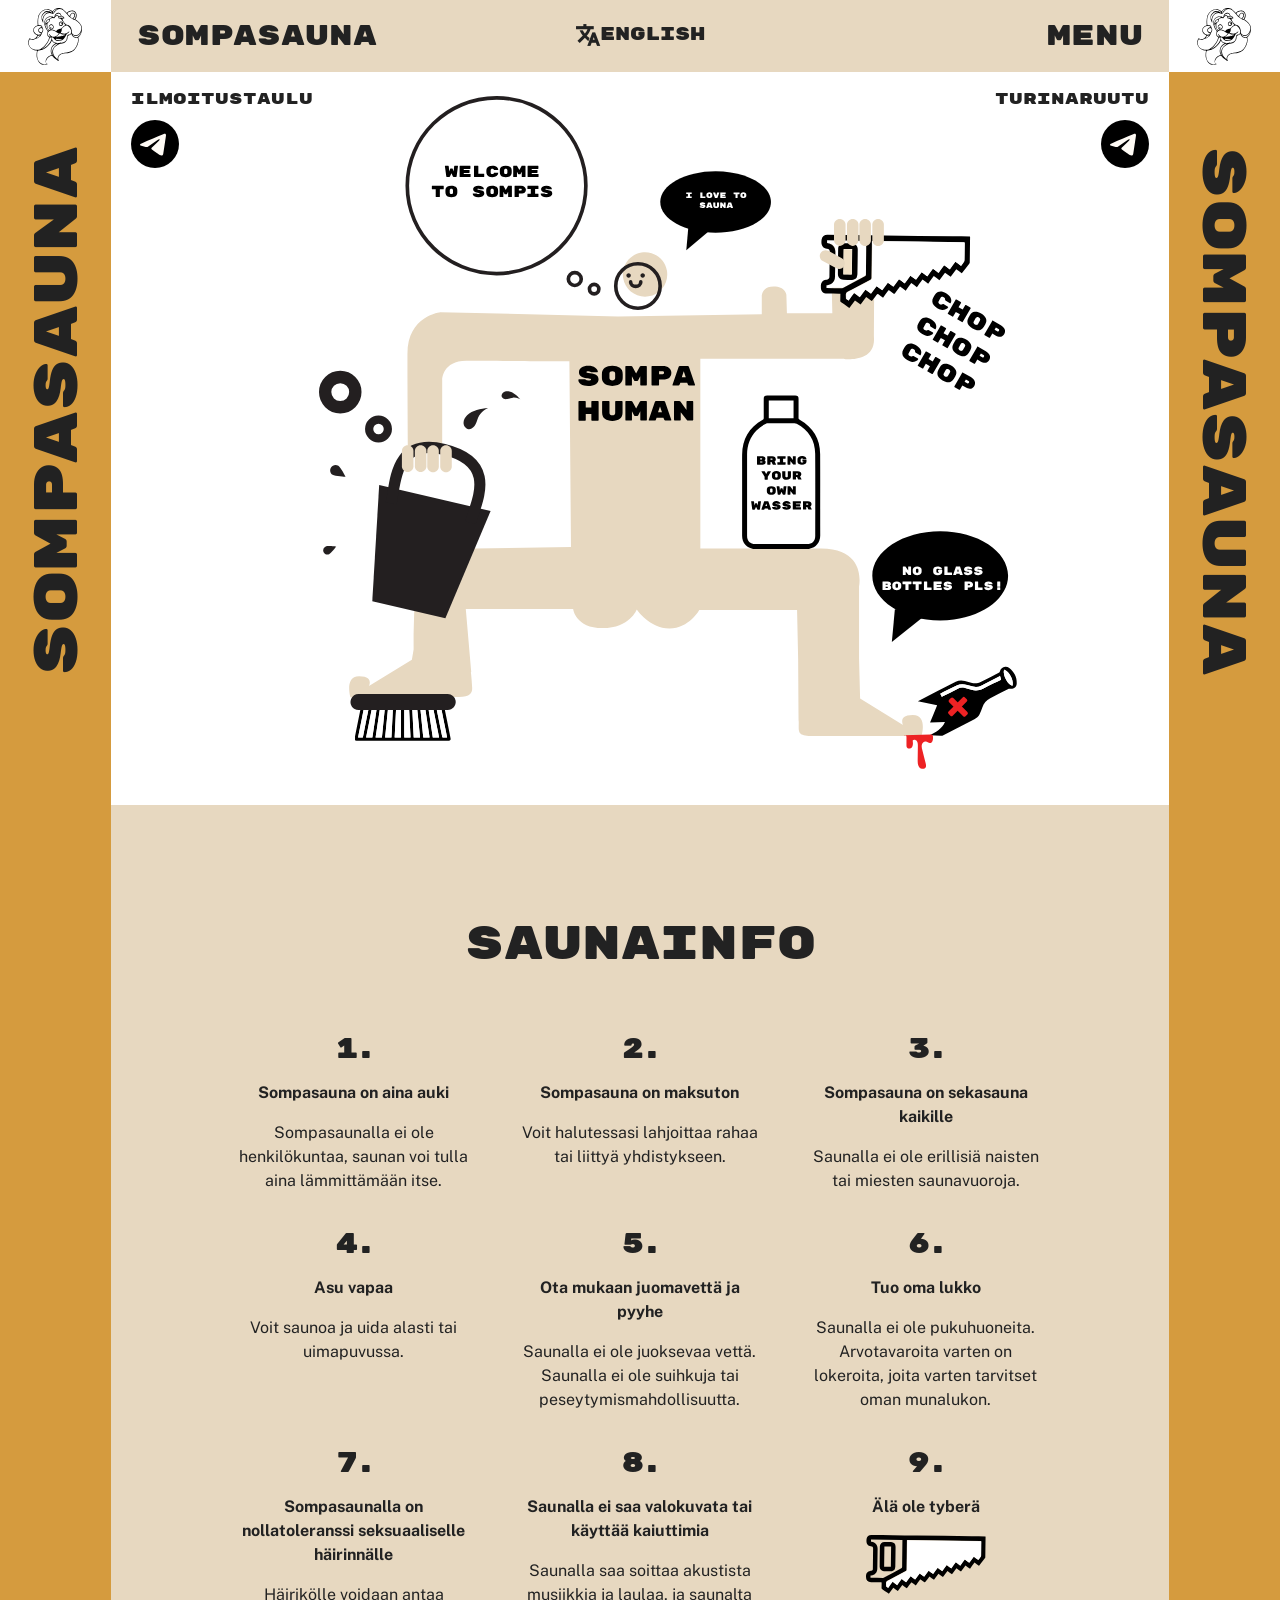
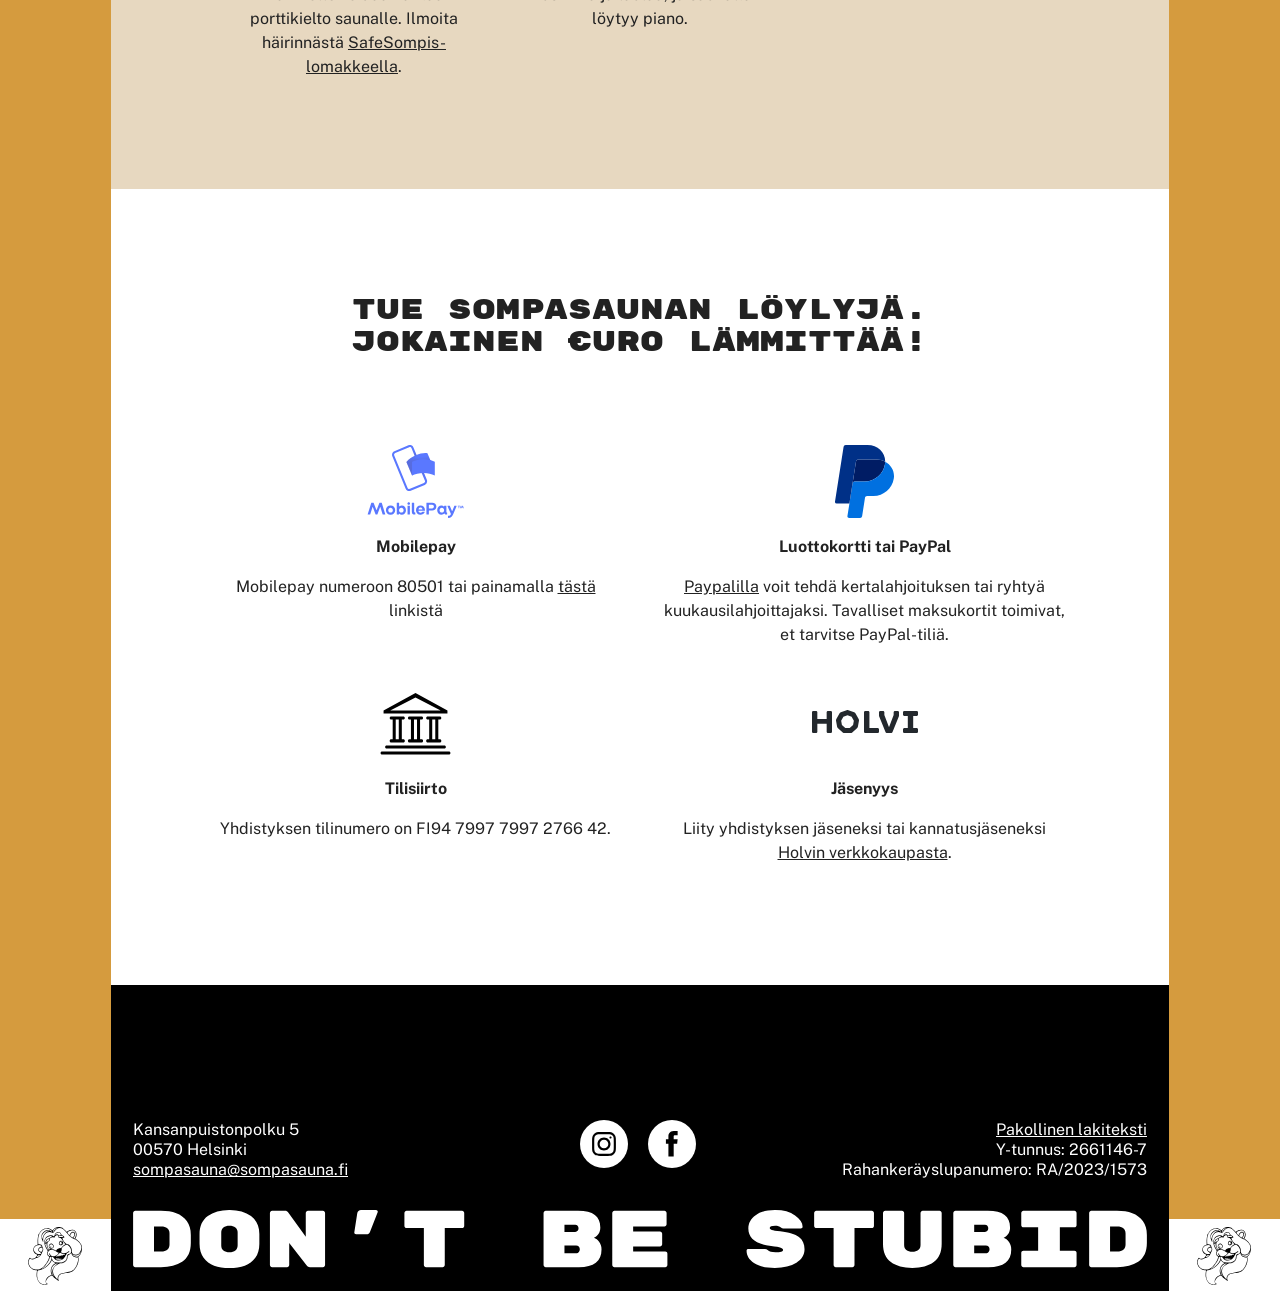
<file: index.html>
<!doctype html>
<html class="no-js" lang="fi">
   <head>
      <meta charset="utf-8">
      <meta name="viewport" content="width=device-width, initial-scale=1">
	  <meta name="author" content="Katriina Kallioinen">
      <title>Sompasauna - Etusivu</title>
      <meta name="description" content="">
      <meta property="og:title" content="Sompasauna - Etusivu">
	  <meta property="og:description" content="Sompasauna - Etusivu">
	  <meta property="fb:app_id" content="966242223397117">
      <meta property="og:type" content="website">
      <meta property="og:url" content="http://new.sompasauna.fi/index.html">
      <meta property="og:image" content="http://new.sompasauna.fi/images/sompaleijona.png">
      <meta property="og:image:alt" content="Sompasauna">
	  <link rel="stylesheet" href="css/style.css">
      <link rel="preconnect" href="https://fonts.googleapis.com">
      <link rel="preconnect" href="https://fonts.gstatic.com" crossorigin>
      <link href="https://fonts.googleapis.com/css2?family=Public+Sans:ital,wght@0,100..900;1,100..900&family=Rubik+Mono+One&display=swap" rel="stylesheet">
	  <link href="https://fonts.googleapis.com/css2?family=Material+Icons&icon_names=translate&display=block" rel="stylesheet">
	  <link rel="icon" href="images/sompaleijona_fav.svg" type="image/svg+xml">
      <script src="js/app.js"></script>
   </head>
   <body>
      <div id="menuOverlay" class="menucont">
         <div class="menuoverlay">
            <div class="grid">
               <div class="grid_col_100">
                  <div id="topLinks" class="toplinks maxwidth">
                     <nav>
                        <ul class="mobnavul">
                           <li class="mobnavsep mobnavclose">
                              <a href="javascript:void(0);" class="mobnavlink" onclick="closeNav()">MENU KII!</a>
                           </li>
                        </ul>
                        <ul class="mobnavul">
                           <li class="mobnavsep"><a href="index.html" class="mobnavlink">ETUSIVU</a></li>
                           <li class="mobnavsep"><a href="medialle.html" class="mobnavlink">MEDIALLE</a></li>
                           <li class="mobnavsep"><a href="yhdistys.html" class="mobnavlink">YHDISTYS</a></li>
                           <li class="mobnavsep"><a href="saapuminen.html" class="mobnavlink">SAAPUMINEN</a></li>
                        </ul>
                     </nav>
                  </div>
               </div>
            </div>
         </div>
      </div>
      <div id="maincont" class="maincont maxwidth">
         <div id="maincont2" class="maincont2 maxwidth">
            <div class="sidecnt">
               <div class="smllogo top-0"><img src="images/sompaleijona.svg" alt=""></div>
               <div class="smllogo top-0 right-0"><img src="images/sompaleijona.svg" alt=""></div>
               <div class="smllogo bottom-0"><img src="images/sompaleijona.svg" alt=""></div>
               <div class="smllogo bottom-0 right-0"><img src="images/sompaleijona.svg" alt=""></div>
               <div class="sidetext left">
                  <div class="title rotleft"><span>Sompasauna</span></div>
               </div>
               <div class="sidetext right">
                  <div class="title rotright"><span>Sompasauna</span></div>
               </div>
            </div>
            <div class="midcol">
               <header>
                  <div class="topbar">
                     <div class="grid">
                        <div class="grid_col_40">
                           <a href="index.html"><h1 class="topbartext">Sompasauna</h1></a>
                        </div>
                        <div class="grid_col_20 langmenucnt">
                           <a href="home.html" class="langtext" data-icon="translate">ENGLISH</a>
                        </div>
                        <div class="grid_col_40">
                           <a href="javascript:void(0);" class="mainmenu" onclick="openNav()">
                              <p class="topbartext">MENU</p>
                           </a>
                        </div>
                     </div>
                  </div>
               </header>
               <main>
                  <div class="mainsectcont">
                     <div class="grid">
                        <div class="grid_col_100 sompahumancnt">
                           <div class="sompahuman">
                              <div class="sompahumanimg">
                                 <img src="images/sompahuman.svg" alt="">
                              </div>
                           </div>
                           <div class="sompahumansomecnt">
                              <div class="sompahumansome shsl left">
                                 <p>ILMOITUSTAULU</p>
                                 <div class ="sompahumanicons">
                                    <a href="https://t.me/+w6n6dkf7TgplNDRk" rel="noreferrer" target="_blank" class="sometop">
                                       <div class="socmediacontinv left">
                                          <img src="images/some_telegram.svg" alt="Ilmoitustaulu telegrammissa">
                                       </div>
                                    </a>
                                 </div>
                              </div>
                              <div class="sompahumansome shsr right">
                                 <p>TURINARUUTU</p>
                                 <div class ="sompahumanicons">
                                    <a href="https://t.me/%2BQe0uLihSREjvhsgx" rel="noreferrer" target="_blank" class="sometop right">
                                       <div class="socmediacontinv right">
                                          <img src="images/some_telegram.svg" alt="Turinaruutu telegrammissa">
                                       </div>
                                    </a>
                                 </div>
                              </div>
                           </div>
                        </div>
                     </div>
                     <div class="grid beige contpadsml">
                        <div class="grid_col_100">
                           <h2 class="largetext aligncenter">SAUNAINFO</h2>
                        </div>
                        <div class="grid_col_33">
                           <div class="content aligncenter">
                              <span class="mediumtext smlls">1.</span>
                              <p class="strong">Sompasauna on aina auki</p>
                              <p>Sompasaunalla ei ole henkilökuntaa, saunan voi tulla aina lämmittämään itse.</p>
                           </div>
                        </div>
                        <div class="grid_col_33">
                           <div class="content aligncenter">
                              <span class="mediumtext smlls">2.</span>
                              <p class="strong">Sompasauna on maksuton</p>
                              <p>Voit halutessasi lahjoittaa rahaa tai liittyä yhdistykseen.</p>
                           </div>
                        </div>
                        <div class="grid_col_33">
                           <div class="content aligncenter">
                              <span class="mediumtext smlls">3.</span>
                              <p class="strong">Sompasauna on sekasauna kaikille </p>
                              <p>Saunalla ei ole erillisiä naisten tai miesten saunavuoroja.</p>
                           </div>
                        </div>
                        <div class="grid_col_33">
                           <div class="content aligncenter">
                              <span class="mediumtext smlls">4.</span>
                              <p class="strong">Asu vapaa</p>
                              <p>Voit saunoa ja uida alasti tai uimapuvussa.</p>
                           </div>
                        </div>
                        <div class="grid_col_33">
                           <div class="content aligncenter">
                              <span class="mediumtext smlls">5.</span>
                              <p class="strong">Ota mukaan juomavettä ja pyyhe</p>
                              <p>Saunalla ei ole juoksevaa vettä. Saunalla ei ole suihkuja tai peseytymismahdollisuutta.</p>
                           </div>
                        </div>
                        <div class="grid_col_33">
                           <div class="content aligncenter">
                              <span class="mediumtext smlls">6.</span>
                              <p class="strong">Tuo oma lukko</p>
                              <p>Saunalla ei ole pukuhuoneita. Arvotavaroita varten on lokeroita, joita varten tarvitset oman munalukon.</p>
                           </div>
                        </div>
                        <div class="grid_col_33">
                           <div class="content aligncenter">
                              <span class="mediumtext smlls">7.</span>
                              <p class="strong">Sompasaunalla on nollatoleranssi seksuaaliselle häirinnälle</p>
                              <p>Häirikölle voidaan antaa porttikielto saunalle. Ilmoita häirinnästä <a href="https://docs.google.com/forms/d/e/1FAIpQLSfS0E_DT-Mt9vOCuPlWP-vddChGRAcithZ7f5eoOJfEtLlh0Q/viewform" rel="noreferrer" target="_blank">SafeSompis-lomakkeella</a>.</p>
                           </div>
                        </div>
                        <div class="grid_col_33">
                           <div class="content aligncenter">
                              <span class="mediumtext smlls">8.</span>
                              <p class="strong">Saunalla ei saa valokuvata tai käyttää kaiuttimia</p>
                              <p>Saunalla saa soittaa akustista musiikkia ja laulaa, ja saunalta löytyy piano.</p>
                           </div>
                        </div>
                        <div class="grid_col_33">
                           <div class="content aligncenter">
                              <span class="mediumtext smlls">9.</span>
                              <p class="strong">Älä ole tyberä</p>
                              <img src="./images/saha.svg" alt="saha" class="saha">
                           </div>
                        </div>
                     </div>
                     <div class="grid contpadlrg">
                        <div class="grid_col_100">
                           <h2 class="mediumtext aligncenter">Tue Sompasaunan löylyjä.<br>jokainen €uro lämmittää!</h2>
                        </div>
                        <div class="grid paymentcnt">
                           <div class="grid_col_50">
                              <div class="content aligncenter">
                                 <div class="paymentimgcnt">
                                    <img src="./images/payment_mobilepay.svg" alt="MobilePay" class="paymentimg">
                                 </div>
                                 <p class="payment">Mobilepay</p>
                                 <p>Mobilepay numeroon 80501 tai painamalla <a href="https://qr.mobilepay.fi/paymentlink?phone=80501&comment=Lahjoitus%20Sompasaunalle" rel="noreferrer" target="_blank" class="some instagram">tästä</a> linkistä</p>
                              </div>
                           </div>
                           <div class="grid_col_50">
                              <div class="content aligncenter">
                                 <div class="paymentimgcnt">
                                    <img src="./images/payment_paypal.svg" alt="Paypal" class="paymentimg">
                                 </div>
                                 <p class="payment">Luottokortti tai PayPal</p>
                                 <p><a href="https://www.paypal.com/donate/?hosted_button_id=TMPUR9CYPCMAG" rel="noreferrer" target="_blank" class="">Paypalilla</a> voit tehdä kertalahjoituksen tai ryhtyä kuukausilahjoittajaksi. Tavalliset maksukortit toimivat, et tarvitse PayPal-tiliä.</p>
                              </div>
                           </div>
                           <div class="grid_col_50">
                              <div class="content aligncenter">
                                 <div class="paymentimgcnt">
                                    <img src="./images/payment_bank.svg" alt="Tilisiirto" class="paymentimg">
                                 </div>
                                 <p class="payment">Tilisiirto</p>
                                 <p>Yhdistyksen tilinumero on <span class="selectable">FI94&nbsp;7997&nbsp;7997&nbsp;2766&nbsp;42</span>.</p>
                              </div>
                           </div>
                           <div class="grid_col_50">
                              <div class="content aligncenter">
                                 <div class="paymentimgcnt holvi">
                                    <img src="./images/payment_holvi.svg" alt="Holvi" class="paymentimg">
                                 </div>
                                 <p class="payment">Jäsenyys</p>
                                 <p>Liity yhdistyksen jäseneksi tai kannatusjäseneksi <a href="https://holvi.com/shop/sompasauna/" rel="noreferrer" target="_blank">Holvin verkkokaupasta</a>.</p>
                              </div>
                           </div>
                        </div>
                     </div>
                  </div>
               </main>
               <div class="grid">
                  <footer>
                     <div class="contact">
                        <div class="contactcnt">
                           <div class="contactcol contactcol1">
                              <div class="address">Kansanpuistonpolku 5<br>00570 Helsinki<br><a href="mailto:sompasauna@sompasauna.fi" class="email">sompasauna@sompasauna.fi</a></div>
                           </div>
                           <div class="contactcol contactcol2">
                              <div class="socmedia">
                                 <a href="https://www.instagram.com/sompasauna/" rel="noreferrer" target="_blank" class="some instagram">
                                    <div class="socmediacont">
                                       <img src="images/some_instagram.svg" alt="Sompasauna on Instagram">
                                    </div>
                                 </a>
                                 <div class="socmediacont">
                                    <a href="https://www.facebook.com/groups/sompasauna" rel="noreferrer" target="_blank" class="some facebook">
                                       <img src="images/some_facebook.svg" alt="Sompasauna on Facebook">
                                    </a>
                                 </div>
                              </div>
                           </div>
                           <div class="contactcol contactcol3">
                              <div class="address"><a href="tietosuojaseloste.html" class="email">Pakollinen lakiteksti</a><br>Y-tunnus: 2661146-7<br>Rahankeräyslupanumero: RA/2023/1573</div>
                           </div>
                        </div>
                     </div>
                     <div class="grid_col_100">
                        <div class="slogan">
                           <img src="images/slogan.svg" alt="Don't be stubid">
                        </div>
                     </div>
                  </footer>
               </div>
            </div>
         </div>
      </div>
   </body>
</html>
</file>
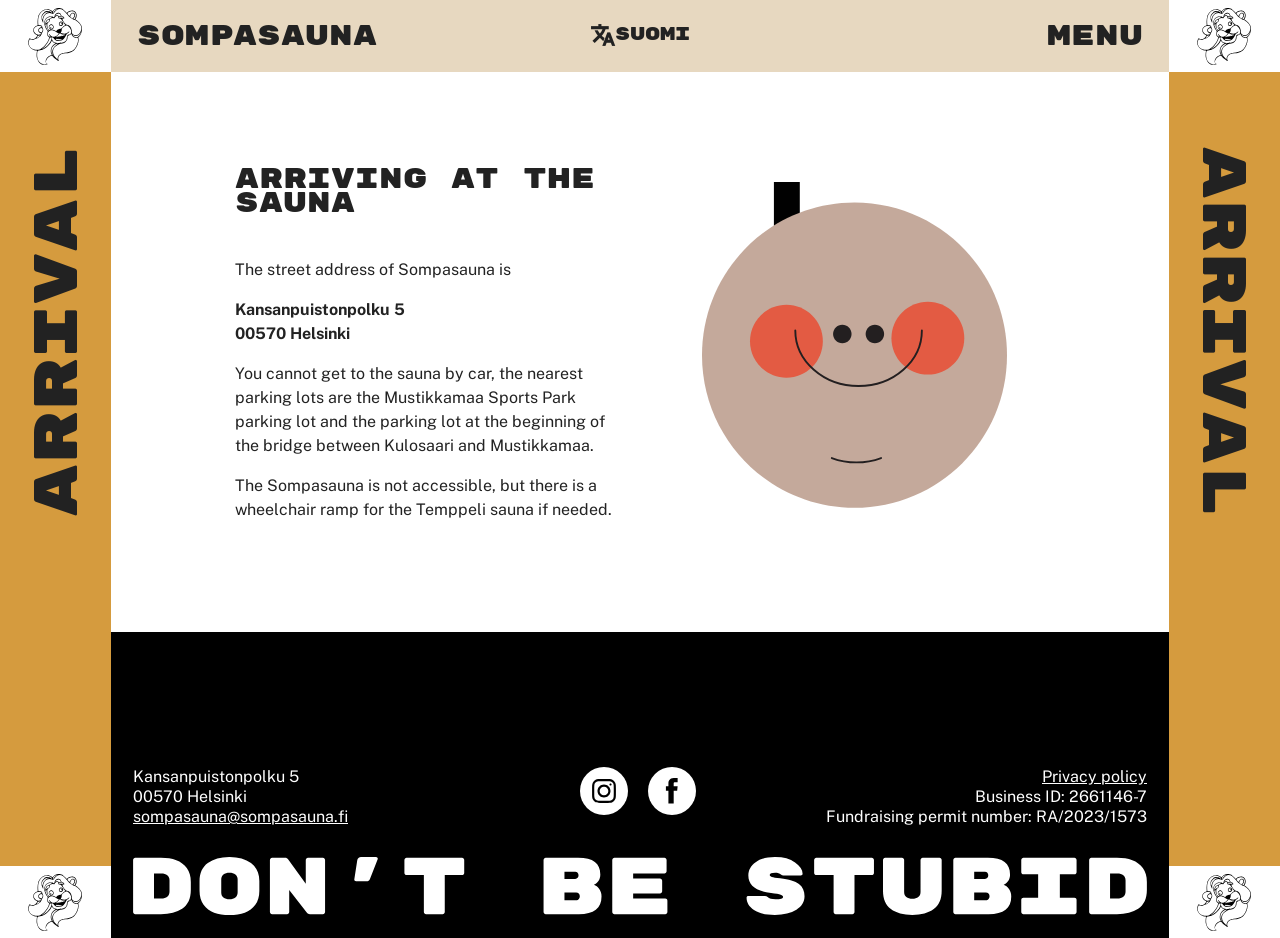
<file: arrival.html>
<!doctype html>
<html class="no-js" lang="fi">
   <head>
      <meta charset="utf-8">
      <meta name="viewport" content="width=device-width, initial-scale=1">
	  <meta name="author" content="Katriina Kallioinen">
      <title>Sompasauna - Arrival</title>
      <meta name="description" content="">
      <meta property="og:title" content="Sompasauna - Arrival">
	  <meta property="og:description" content="Sompasauna - Arrival">
	  <meta property="fb:app_id" content="966242223397117">
      <meta property="og:type" content="website">
      <meta property="og:url" content="http://new.sompasauna.fi/arrival.html">
      <meta property="og:image" content="http://new.sompasauna.fi/images/sompaleijona.png">
      <meta property="og:image:alt" content="Sompasauna">
	  <link rel="stylesheet" href="css/style.css">
      <link rel="preconnect" href="https://fonts.googleapis.com">
      <link rel="preconnect" href="https://fonts.gstatic.com" crossorigin>
      <link href="https://fonts.googleapis.com/css2?family=Public+Sans:ital,wght@0,100..900;1,100..900&family=Rubik+Mono+One&display=swap" rel="stylesheet">      
	  <link href="https://fonts.googleapis.com/css2?family=Material+Icons&icon_names=translate&display=block" rel="stylesheet">
	  <link rel="icon" href="images/sompaleijona_fav.svg" type="image/svg+xml">
      <script src="js/app.js"></script>
   </head>
   <body>
	  <div id="menuOverlay" class="menucont">
		 <div class="menuoverlay">
			<div class="grid">
				<div class="grid_col_100">
					<div id="topLinks" class="toplinks maxwidth">
					   <nav>
						  <ul class="mobnavul">
							 <li class="mobnavsep mobnavclose">
								<a href="javascript:void(0);" class="mobnavlink" onclick="closeNav()">SHUT THE MENU!</a>
							</li>
						  </ul>
						  <ul class="mobnavul">
							 <li class="mobnavsep"><a href="home.html" class="mobnavlink">HOME</a></li>
							 <li class="mobnavsep"><a href="media.html" class="mobnavlink">FOR THE MEDIA</a></li>
							 <li class="mobnavsep"><a href="association.html" class="mobnavlink">ASSOCIATION</a></li>
							 <li class="mobnavsep"><a href="arrival.html" class="mobnavlink">ARRIVAL</a></li>
						  </ul>
					   </nav>
					</div>
				</div>
			</div>
		</div>
	  </div>
      <div id="maincont" class="maincont maxwidth">
         <div id="maincont2" class="maincont2 maxwidth">
            <div class="sidecnt">
               <div class="smllogo top-0"><img src="images/sompaleijona.svg" alt=""></div>
               <div class="smllogo top-0 right-0"><img src="images/sompaleijona.svg" alt=""></div>
               <div class="smllogo bottom-0"><img src="images/sompaleijona.svg" alt=""></div>
               <div class="smllogo bottom-0 right-0"><img src="images/sompaleijona.svg" alt=""></div>
               <div class="sidetext left">
                  <div class="title rotleft"><span>Arrival</span></div>
               </div>
               <div class="sidetext right">
                  <div class="title rotright"><span>Arrival</span></div>
               </div>
            </div>
            <div class="midcol">
               <header>
                  <div class="topbar">
					 <div class="grid">
                        <div class="grid_col_40">
                           <a href="index.html" ><h1 class="topbartext">Sompasauna</h1></a>
                        </div>
						<div class="grid_col_20 langmenucnt">
							<a href="saapuminen.html" class="langtext" data-icon="translate">SUOMI</a>
                        </div>
                        <div class="grid_col_40">
							<a href="javascript:void(0);" class="mainmenu" onclick="openNav()">
								<p class="topbartext">MENU</p>
							</a>
                        </div>
                     </div>
                  </div>
               </header>
               <main>
                  <div class="mainsectcont">
                     <div class="grid contpadsml">
                        <div class="grid_col_50">
                           <div class="content">
                              <h2 class="mediumtext alignleft">Arriving at the sauna</h2>
							  <p>The street address of Sompasauna is</p>
							  <p><strong>Kansanpuistonpolku 5<br>00570 Helsinki</strong></p>
							  <p>You cannot get to the sauna by car, the nearest parking lots are the Mustikkamaa Sports Park parking lot and the parking lot at the beginning of the bridge between Kulosaari and Mustikkamaa.</p>
							  <p>The Sompasauna is not accessible, but there is a wheelchair ramp for the Temppeli sauna if needed.</p>
                           </div>
                        </div>
						<div class="grid_col_50">
                           <div class="content">
                              <img src="images/sauna_temppeli.svg" alt="" class="colsingleimg">
                           </div>
                        </div>
                     </div>
                  </div>
               </main>
               <div class="grid">
                  <footer>
                     <div class="contact">
                        <div class="contactcnt">
                           <div class="contactcol contactcol1">
                              <div class="address">Kansanpuistonpolku 5<br>00570 Helsinki<br><a href="mailto:sompasauna@sompasauna.fi" class="email">sompasauna@sompasauna.fi</a></div>
                           </div>
                           <div class="contactcol contactcol2">
                              <div class="socmedia">
                                 <a href="https://www.instagram.com/sompasauna/" rel="noreferrer" target="_blank" class="some instagram">
                                    <div class="socmediacont">
                                       <img src="images/some_instagram.svg" alt="Sompasauna on Instagram">
                                    </div>
                                 </a>
                                 <div class="socmediacont">
                                    <a href="https://www.facebook.com/groups/sompasauna" rel="noreferrer" target="_blank" class="some facebook">
										<img src="images/some_facebook.svg" alt="Sompasauna on Facebook">
									</a>
                                 </div>
                              </div>
                           </div>
                           <div class="contactcol contactcol3">
                              <div class="address"><a href="privacy_policy.html" class="email">Privacy policy</a><br>Business ID: 2661146-7<br>Fundraising permit number: RA/2023/1573</div>
                           </div>
                        </div>
                     </div>
                     <div class="grid_col_100">
                        <div class="slogan">
                           <img src="images/slogan.svg" alt="Don't be stubid">
                        </div>
                     </div>
                  </footer>
               </div>
            </div>
         </div>
      </div>
   </body>
</html>
</file>
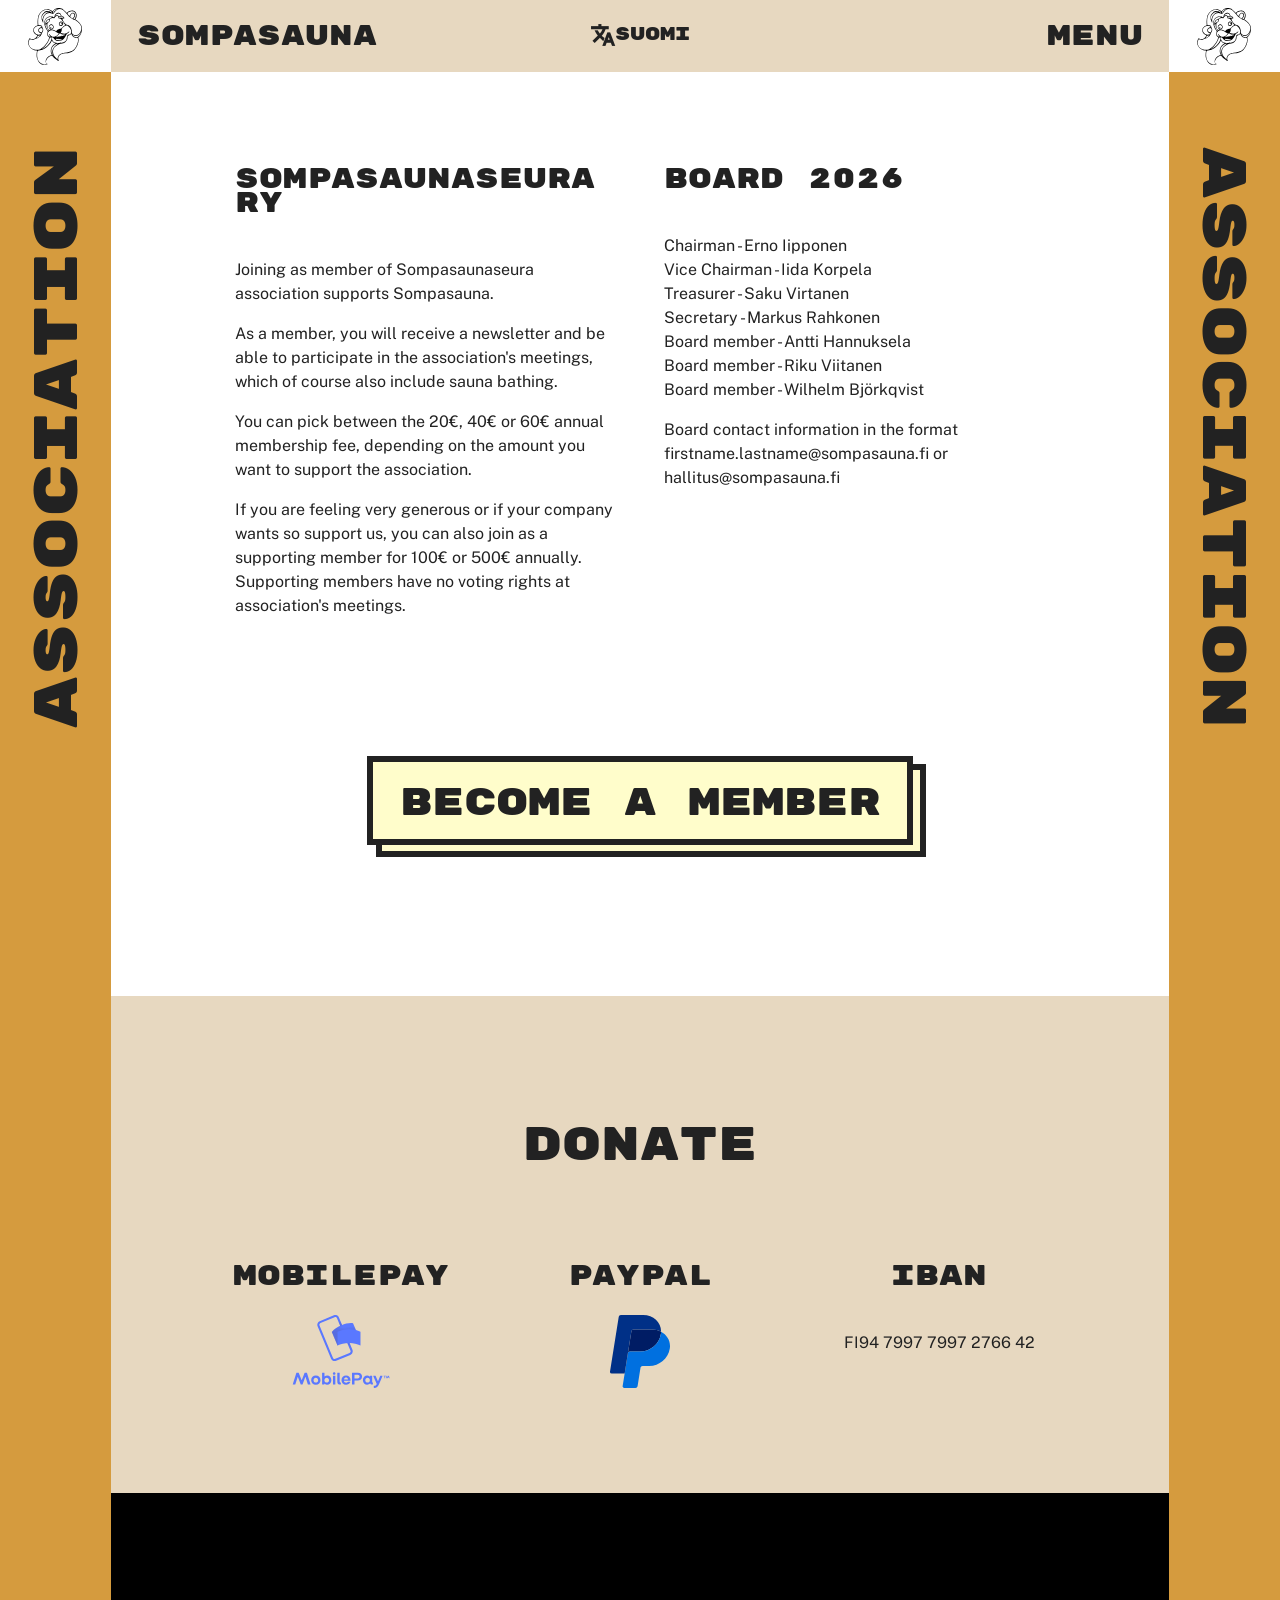
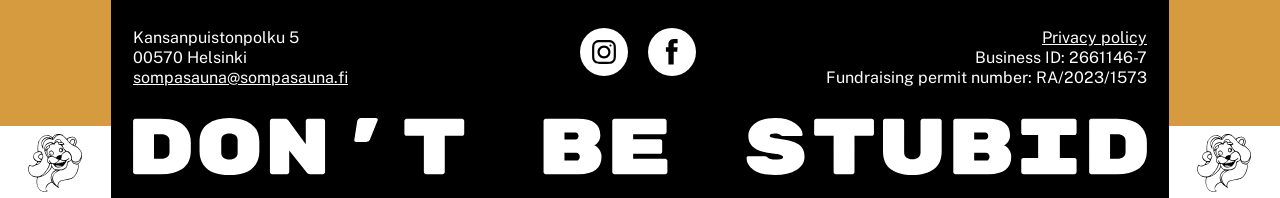
<file: association.html>
<!doctype html>
<html class="no-js" lang="fi">
   <head>
      <meta charset="utf-8">
      <meta name="viewport" content="width=device-width, initial-scale=1">
	  <meta name="author" content="Katriina Kallioinen">
      <title>Sompasauna - Association</title>
      <meta name="description" content="">
      <meta property="og:title" content="Sompasauna - Association">
	  <meta property="og:description" content="Sompasauna - Association">
	  <meta property="fb:app_id" content="966242223397117">
      <meta property="og:type" content="website">
      <meta property="og:url" content="http://new.sompasauna.fi/association.html">
      <meta property="og:image" content="http://new.sompasauna.fi/images/sompaleijona.png">
      <meta property="og:image:alt" content="Sompasauna">
	  <link rel="stylesheet" href="css/style.css">
      <link rel="preconnect" href="https://fonts.googleapis.com">
      <link rel="preconnect" href="https://fonts.gstatic.com" crossorigin>
      <link href="https://fonts.googleapis.com/css2?family=Public+Sans:ital,wght@0,100..900;1,100..900&family=Rubik+Mono+One&display=swap" rel="stylesheet">      
	  <link href="https://fonts.googleapis.com/css2?family=Material+Icons&icon_names=translate&display=block" rel="stylesheet">
	  <link rel="icon" href="images/sompaleijona_fav.svg" type="image/svg+xml">
      <script src="js/app.js"></script>
   </head>
   <body>
	  <div id="menuOverlay" class="menucont">
		 <div class="menuoverlay">
			<div class="grid">
				<div class="grid_col_100">
					<div id="topLinks" class="toplinks maxwidth">
					   <nav>
						  <ul class="mobnavul">
							 <li class="mobnavsep mobnavclose">
								<a href="javascript:void(0);" class="mobnavlink" onclick="closeNav()">SHUT THE MENU!</a>
							</li>
						  </ul>
						  <ul class="mobnavul">
							 <li class="mobnavsep"><a href="home.html" class="mobnavlink">HOME</a></li>
							 <li class="mobnavsep"><a href="media.html" class="mobnavlink">FOR THE MEDIA</a></li>
							 <li class="mobnavsep"><a href="association.html" class="mobnavlink">ASSOCIATION</a></li>
							 <li class="mobnavsep"><a href="arrival.html" class="mobnavlink">ARRIVAL</a></li>
						  </ul>
					   </nav>
					</div>
				</div>
			</div>
		</div>
	  </div>
      <div id="maincont" class="maincont maxwidth">
         <div id="maincont2" class="maincont2 maxwidth">
            <div class="sidecnt">
               <div class="smllogo top-0"><img src="images/sompaleijona.svg" alt=""></div>
               <div class="smllogo top-0 right-0"><img src="images/sompaleijona.svg" alt=""></div>
               <div class="smllogo bottom-0"><img src="images/sompaleijona.svg" alt=""></div>
               <div class="smllogo bottom-0 right-0"><img src="images/sompaleijona.svg" alt=""></div>
			   <div class="sidetext left">
                  <div class="title rotleft"><span>Association</span></div>
               </div>
               <div class="sidetext right">
                  <div class="title rotright"><span>Association</span></div>
               </div>
            </div>
            <div class="midcol">
               <header>
                  <div class="topbar">
					 <div class="grid">
                        <div class="grid_col_40">
                           <a href="index.html" ><h1 class="topbartext">Sompasauna</h1></a>
                        </div>
						<div class="grid_col_20 langmenucnt">
							<a href="yhdistys.html" class="langtext" data-icon="translate">SUOMI</a>
                        </div>
                        <div class="grid_col_40">
							<a href="javascript:void(0);" class="mainmenu" onclick="openNav()">
								<p class="topbartext">MENU</p>
							</a>
                        </div>
                     </div>
                  </div>
               </header>
               <main>
                  <div class="mainsectcont">
                     <div class="grid contpadsml">
                        <div class="grid_col_33_50_100">
                           <div class="content">
                              <h2 class="mediumtext alignleft">Sompasaunaseura ry</h2>
                              <p>Joining as member of Sompasaunaseura association supports Sompasauna.</p>
                              <p>As a member, you will receive a newsletter and be able to participate in the association's meetings, which of course also include sauna bathing.</p>
                              <p>You can pick between the 20€, 40€ or 60€ annual membership fee, depending on the amount you want to support the association.</p>
                              <p>If you are feeling very generous or if your company wants so support us, you can also join as a supporting member for 100€ or 500€ annually. Supporting members have no voting rights at association's meetings.</p>
                           </div>
                        </div>
                        <div class="grid_col_33_50_100">
                           <div class="content">
                              <h2 class="mediumtext alignleft">BOARD 2026</h2>
							  <p>Chairman - Erno Iipponen<br>
								 Vice Chairman - Iida Korpela<br>
								 Treasurer - Saku Virtanen<br>
								 Secretary - Markus Rahkonen<br>
								 Board member - Antti Hannuksela<br>
								 Board member - Riku Viitanen<br>
								 Board member - Wilhelm Björkqvist</p>                              
                              <p>Board contact information in the format firstname.lastname@sompasauna.fi or hallitus@sompasauna.fi</p>
                           </div>
                        </div>
                        <div class="grid_col_100">
                           <div class="content">
                           </div>
                        </div>
                        <div class="grid_col_100">
                           <div class="bigbtncnt">
							  <a href="https://holvi.com/shop/sompasauna/" rel="noreferrer" target="_blank" class="bigbtn">Become a member</a>
                           </div>
                        </div>
                     </div>
                     <div class="grid beige contpadlrg">
                        <div class="grid_col_100">
                           <h2 class="largetext aligncenter">DONATE</h2>
                        </div>
                        <div class="grid_col_33">
                           <div class="content aligncenter">
                              <h3 class="mediumtext">Mobilepay</h3>
							  <div class="paymentimgcnt">
								<a href="https://qr.mobilepay.fi/paymentlink?phone=80501&comment=Donation%20to%20Sompasauna" rel="noreferrer" target="_blank">
									<img src="./images/payment_mobilepay.svg" alt="MobilePay" class="paymentimg">
								</a>
							  </div>
                           </div>
                        </div>
                        <div class="grid_col_33">
                           <div class="content aligncenter">
                              <h3 class="mediumtext">Paypal</h3>
							  <div class="paymentimgcnt">
								  <a href="https://www.paypal.com/donate/?hosted_button_id=TMPUR9CYPCMAG" rel="noreferrer" target="_blank" class="">
									<img src="./images/payment_paypal.svg" alt="Paypal" class="paymentimg">
								  </a>
							  </div>
                           </div>
                        </div>
                        <div class="grid_col_33">
                           <div class="content aligncenter">
                              <h3 class="mediumtext">IBAN</h3>
                              <p><span class="selectable">FI94&nbsp;7997&nbsp;7997&nbsp;2766&nbsp;42</span></p>
                           </div>
                        </div>
                     </div>
                  </div>
               </main>
               <div class="grid">
                  <footer>
                     <div class="contact">
                        <div class="contactcnt">
                           <div class="contactcol contactcol1">
                              <div class="address">Kansanpuistonpolku 5<br>00570 Helsinki<br><a href="mailto:sompasauna@sompasauna.fi" class="email">sompasauna@sompasauna.fi</a></div>
                           </div>
                           <div class="contactcol contactcol2">
                              <div class="socmedia">
                                 <a href="https://www.instagram.com/sompasauna/" rel="noreferrer" target="_blank" class="some instagram">
                                    <div class="socmediacont">
                                       <img src="images/some_instagram.svg" alt="Sompasauna on Instagram">
                                    </div>
                                 </a>
                                 <div class="socmediacont">
                                    <a href="https://www.facebook.com/groups/sompasauna" rel="noreferrer" target="_blank" class="some facebook">
										<img src="images/some_facebook.svg" alt="Sompasauna on Facebook">
									</a>
                                 </div>
                              </div>
                           </div>
                           <div class="contactcol contactcol3">
                              <div class="address"><a href="privacy_policy.html" class="email">Privacy policy</a><br>Business ID: 2661146-7<br>Fundraising permit number: RA/2023/1573</div>
                           </div>
                        </div>
                     </div>
                     <div class="grid_col_100">
                        <div class="slogan">
                           <img src="images/slogan.svg" alt="Don't be stubid">
                        </div>
                     </div>
                  </footer>
               </div>
            </div>
         </div>
      </div>
   </body>
</html>
</file>
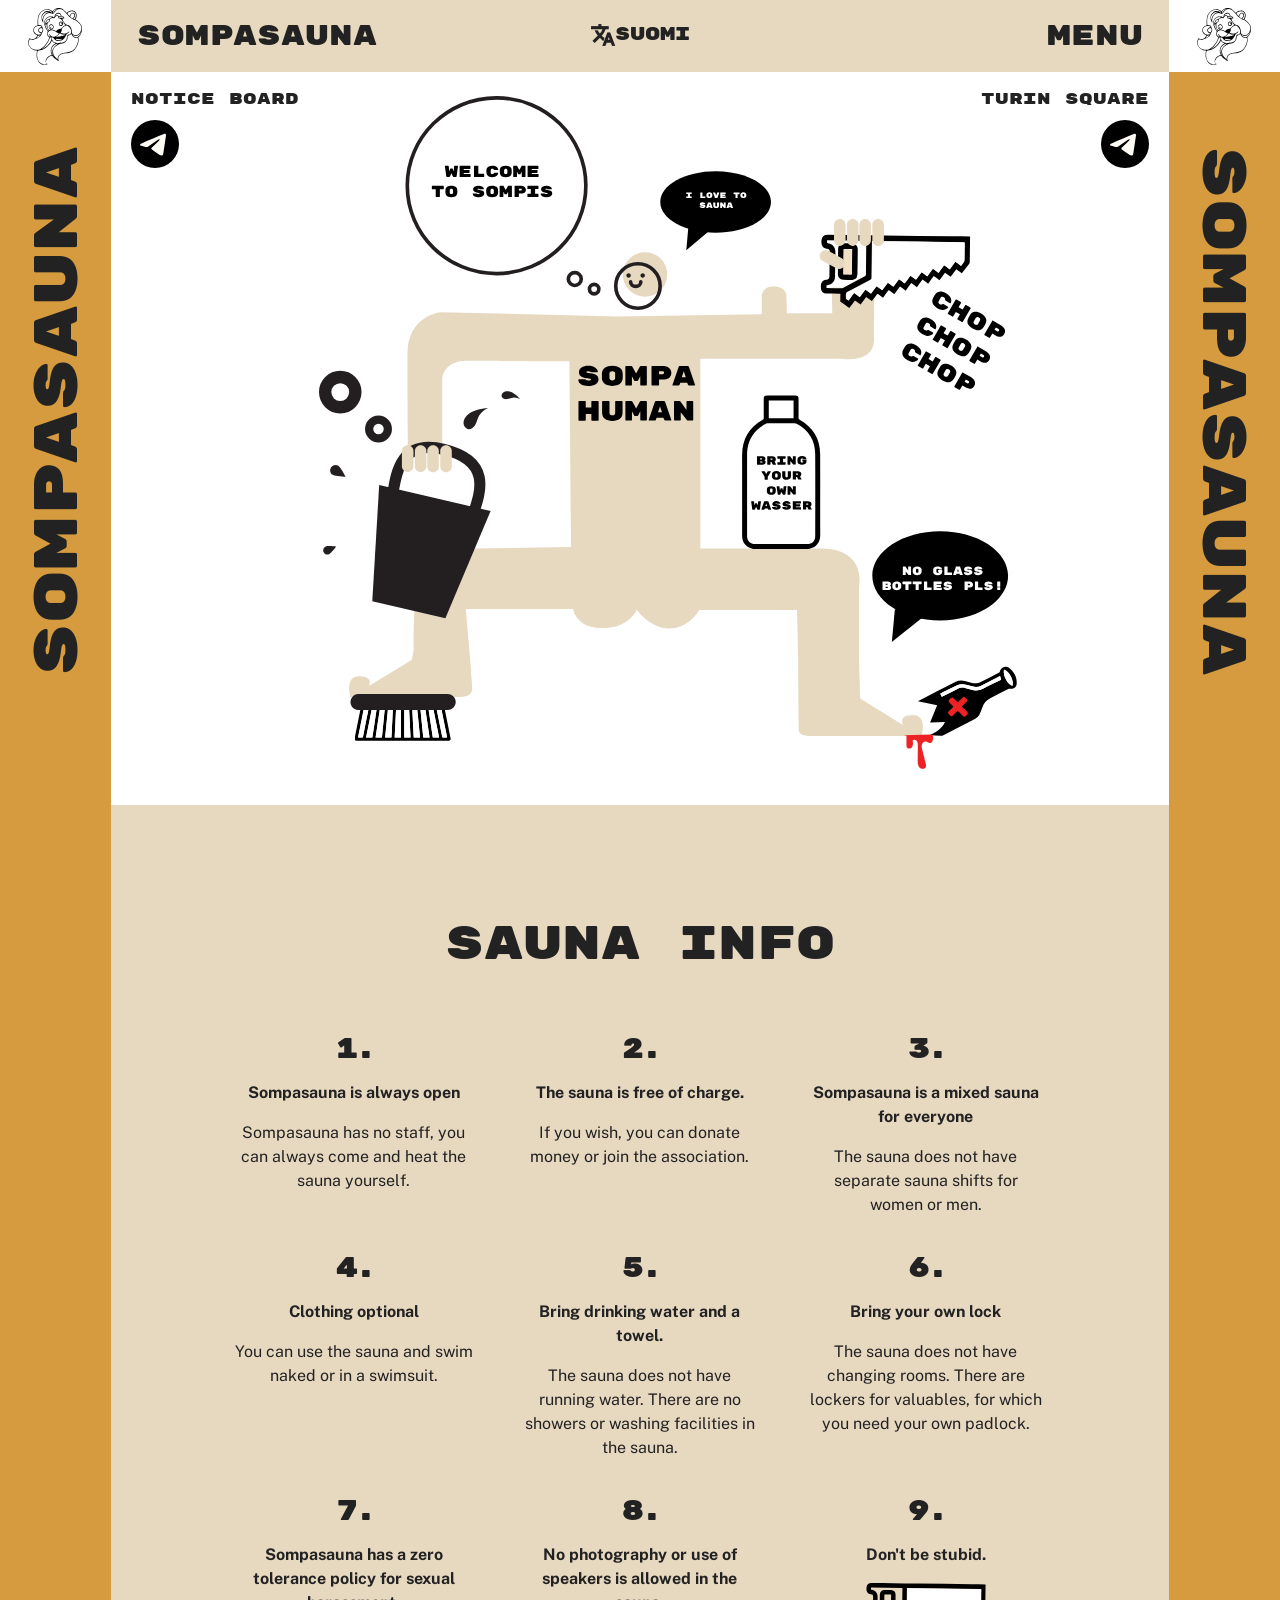
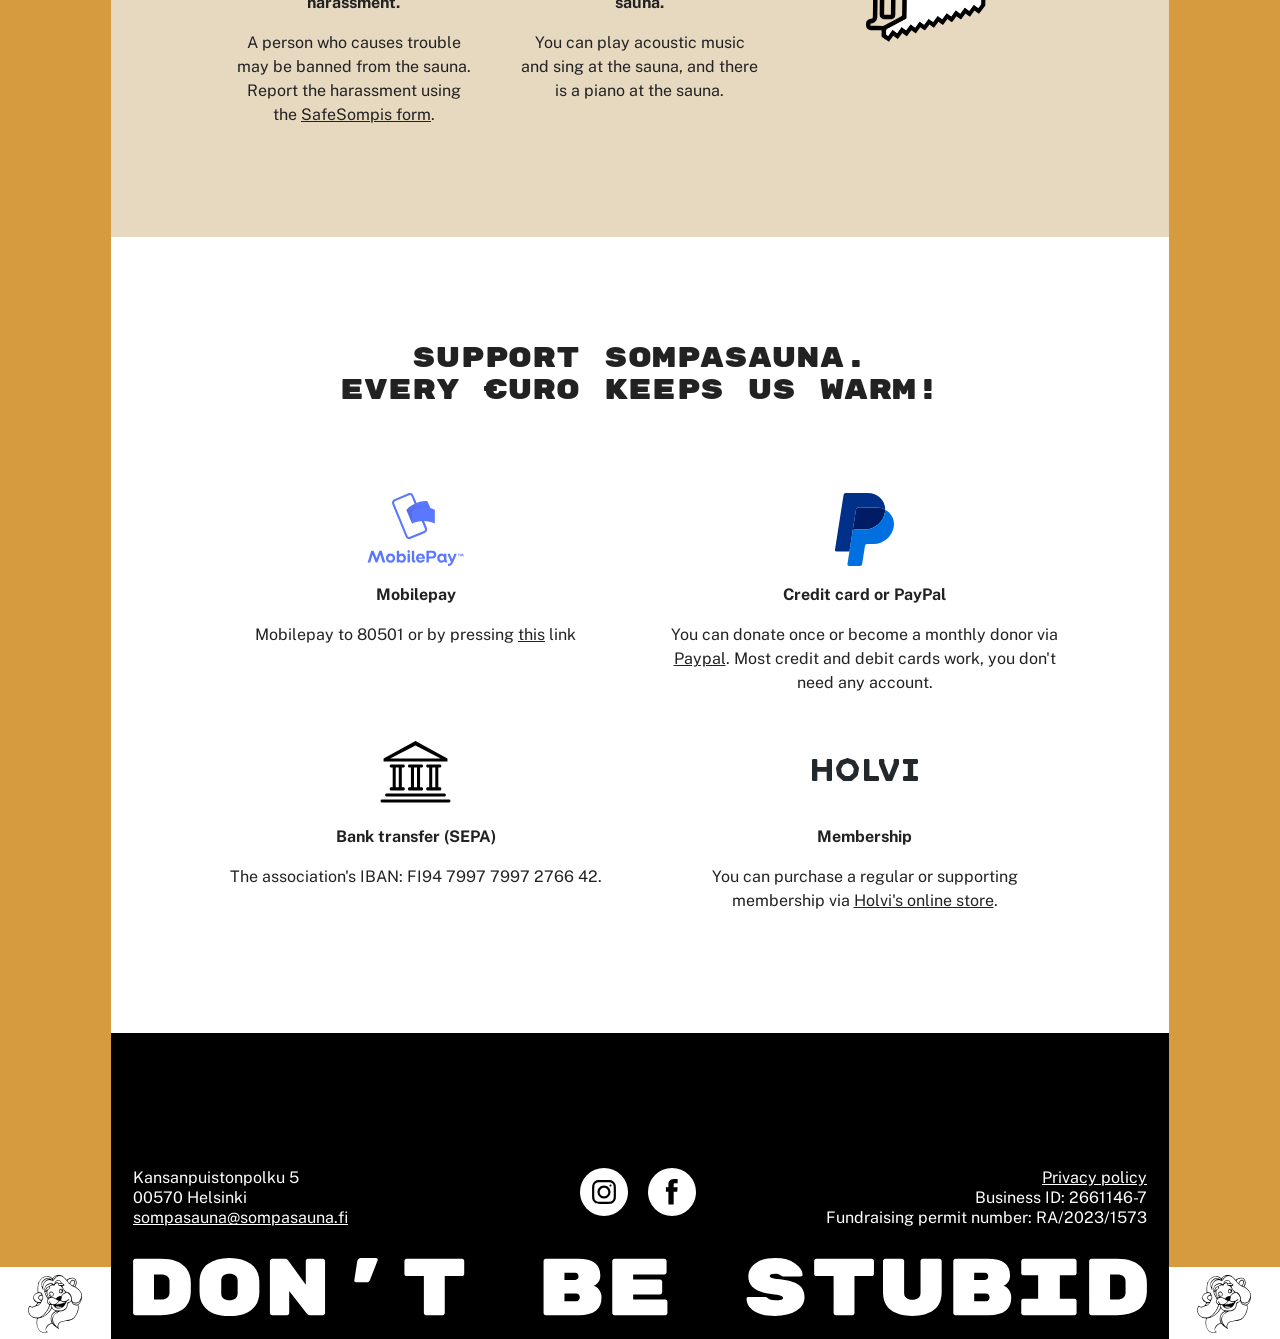
<file: home.html>
<!doctype html>
<html class="no-js" lang="fi">
   <head>
      <meta charset="utf-8">
      <meta name="viewport" content="width=device-width, initial-scale=1">
      <meta name="author" content="Katriina Kallioinen">
      <title>Sompasauna - Home</title>
      <meta name="description" content="">
      <meta property="og:title" content="Sompasauna - Home">
      <meta property="og:description" content="Sompasauna - Home">
      <meta property="fb:app_id" content="966242223397117">
      <meta property="og:type" content="website">
      <meta property="og:url" content="http://new.sompasauna.fi/home.html">
      <meta property="og:image" content="http://new.sompasauna.fi/images/sompaleijona.png">
      <meta property="og:image:alt" content="Sompasauna">
      <link rel="stylesheet" href="css/style.css">
      <link rel="preconnect" href="https://fonts.googleapis.com">
      <link rel="preconnect" href="https://fonts.gstatic.com" crossorigin>
      <link href="https://fonts.googleapis.com/css2?family=Public+Sans:ital,wght@0,100..900;1,100..900&family=Rubik+Mono+One&display=swap" rel="stylesheet">
      <link href="https://fonts.googleapis.com/css2?family=Material+Icons&icon_names=translate&display=block" rel="stylesheet">
      <link rel="icon" href="images/sompaleijona_fav.svg" type="image/svg+xml">
      <script src="js/app.js"></script>
   </head>
   <body>
     <div id="menuOverlay" class="menucont">
        <div class="menuoverlay">
           <div class="grid">
              <div class="grid_col_100">
                 <div id="topLinks" class="toplinks maxwidth">
                    <nav>
                       <ul class="mobnavul">
                          <li class="mobnavsep mobnavclose">
                             <a href="javascript:void(0);" class="mobnavlink" onclick="closeNav()">SHUT THE MENU!</a>
                          </li>
                       </ul>
                       <ul class="mobnavul">
                          <li class="mobnavsep"><a href="home.html" class="mobnavlink">HOME</a></li>
                          <li class="mobnavsep"><a href="media.html" class="mobnavlink">FOR THE MEDIA</a></li>
                          <li class="mobnavsep"><a href="association.html" class="mobnavlink">ASSOCIATION</a></li>
                          <li class="mobnavsep"><a href="arrival.html" class="mobnavlink">ARRIVAL</a></li>
                       </ul>
                    </nav>
                 </div>
              </div>
           </div>
        </div>
      </div>
      <div id="maincont" class="maincont maxwidth">
         <div id="maincont2" class="maincont2 maxwidth">
            <div class="sidecnt">
               <div class="smllogo top-0"><img src="images/sompaleijona.svg" alt=""></div>
               <div class="smllogo top-0 right-0"><img src="images/sompaleijona.svg" alt=""></div>
               <div class="smllogo bottom-0"><img src="images/sompaleijona.svg" alt=""></div>
               <div class="smllogo bottom-0 right-0"><img src="images/sompaleijona.svg" alt=""></div>
               <div class="sidetext left">
                  <div class="title rotleft"><span>Sompasauna</span></div>
               </div>
               <div class="sidetext right">
                  <div class="title rotright"><span>Sompasauna</span></div>
               </div>
            </div>
            <div class="midcol">
               <header>
                  <div class="topbar">
                     <div class="grid">
                        <div class="grid_col_40">
                           <a href="index.html" ><h1 class="topbartext">Sompasauna</h1></a>
                        </div>
                        <div class="grid_col_20 langmenucnt">
                           <a href="index.html" class="langtext" data-icon="translate">SUOMI</a>
                        </div>
                        <div class="grid_col_40">
                           <a href="javascript:void(0);" class="mainmenu" onclick="openNav()">
                              <p class="topbartext">MENU</p>
                           </a>
                        </div>
                     </div>
                  </div>
               </header>
               <main>
                  <div class="mainsectcont">
                     <div class="grid">
                        <div class="grid_col_100 sompahumancnt">
                           <div class="sompahuman">
                              <div class="sompahumanimg">
                                 <img src="images/sompahuman.svg" alt="">
                              </div>
                           </div>
                           <div class="sompahumansomecnt">
                              <div class="sompahumansome left shsl">
                                 <p>NOTICE BOARD</p>
                                 <div class ="sompahumanicons">
                                    <a href="https://t.me/+w6n6dkf7TgplNDRk" rel="noreferrer" target="_blank" class="sometop">
                                       <div class="socmediacontinv left">
                                          <img src="images/some_telegram.svg" alt="Notice board on telegram">
                                       </div>
                                    </a>
                                 </div>
                              </div>
                              <div class="sompahumansome right shsr">
                                 <p>TURIN SQUARE</p>
                                 <div class ="sompahumanicons">
                                    <a href="https://t.me/%2BQe0uLihSREjvhsgx" rel="noreferrer" target="_blank" class="sometop right">
                                       <div class="socmediacontinv right">
                                          <img src="images/some_telegram.svg" alt="Turn square on telegram">
                                       </div>
                                    </a>
                                 </div>
                              </div>
                           </div>
                        </div>
                     </div>
                     <div class="grid beige contpadsml">
                        <div class="grid_col_100">
                           <h2 class="largetext aligncenter">SAUNA INFO</h2>
                        </div>
                        <div class="grid_col_33">
                           <div class="content aligncenter">
                              <span class="mediumtext smlls">1.</span>
                              <p class="strong">Sompasauna is always open</p>
                              <p>Sompasauna has no staff, you can always come and heat the sauna yourself.</p>
                           </div>
                        </div>
                        <div class="grid_col_33">
                           <div class="content aligncenter">
                              <span class="mediumtext smlls">2.</span>
                              <p class="strong">The sauna is free of charge.</p>
                              <p>If you wish, you can donate money or join the association.</p>
                           </div>
                        </div>
                        <div class="grid_col_33">
                           <div class="content aligncenter">
                              <span class="mediumtext smlls">3.</span>
                              <p class="strong">Sompasauna is a mixed sauna for everyone</p>
                              <p>The sauna does not have separate sauna shifts for women or men.</p>
                           </div>
                        </div>
                        <div class="grid_col_33">
                           <div class="content aligncenter">
                              <span class="mediumtext smlls">4.</span>
                              <p class="strong">Clothing optional</p>
                              <p>You can use the sauna and swim naked or in a swimsuit.</p>
                           </div>
                        </div>
                        <div class="grid_col_33">
                           <div class="content aligncenter">
                              <span class="mediumtext smlls">5.</span>
                              <p class="strong">Bring drinking water and a towel.</p>
                              <p>The sauna does not have running water. There are no showers or washing facilities in the sauna.</p>
                           </div>
                        </div>
                        <div class="grid_col_33">
                           <div class="content aligncenter">
                              <span class="mediumtext smlls">6.</span>
                              <p class="strong">Bring your own lock</p>
                              <p>The sauna does not have changing rooms. There are lockers for valuables, for which you need your own padlock.</p>
                           </div>
                        </div>
                        <div class="grid_col_33">
                           <div class="content aligncenter">
                              <span class="mediumtext smlls">7.</span>
                              <p class="strong">Sompasauna has a zero tolerance policy for sexual harassment.</p>
                              <p>A person who causes trouble may be banned from the sauna. Report the harassment using the <a href="https://docs.google.com/forms/d/e/1FAIpQLSfS0E_DT-Mt9vOCuPlWP-vddChGRAcithZ7f5eoOJfEtLlh0Q/viewform" rel="noreferrer" target="_blank">SafeSompis form</a>.</p>
                           </div>
                        </div>
                        <div class="grid_col_33">
                           <div class="content aligncenter">
                              <span class="mediumtext smlls">8.</span>
                              <p class="strong">No photography or use of speakers is allowed in the sauna.</p>
                              <p>You can play acoustic music and sing at the sauna, and there is a piano at the sauna.</p>
                           </div>
                        </div>
                        <div class="grid_col_33">
                           <div class="content aligncenter">
                              <span class="mediumtext smlls">9.</span>
                              <p class="strong">Don't be stubid.</p>
                              <img src="./images/saha.svg" alt="saha" class="saha">
                           </div>
                        </div>
                     </div>
                     <div class="grid contpadlrg">
                        <div class="grid_col_100">
                           <h2 class="mediumtext aligncenter">Support Sompasauna.<br>Every €uro keeps us warm!</h2>
                        </div>
                        <div class="grid paymentcnt">
                           <div class="grid_col_50">
                              <div class="content aligncenter">
                                 <div class="paymentimgcnt">
                                    <img src="./images/payment_mobilepay.svg" alt="MobilePay" class="paymentimg">
                                 </div>
                                 <p class="payment">Mobilepay</p>
                                 <p>Mobilepay to 80501 or by pressing <a href="https://qr.mobilepay.fi/paymentlink?phone=80501&comment=Donation%20to%20Sompasauna" rel="noreferrer" target="_blank" class="some instagram">this</a> link</p>
                              </div>
                           </div>
                           <div class="grid_col_50">
                              <div class="content aligncenter">
                                 <div class="paymentimgcnt">
                                    <img src="./images/payment_paypal.svg" alt="Paypal" class="paymentimg">
                                 </div>
                                 <p class="payment">Credit card or PayPal</p>
                                 <p>You can donate once or become a monthly donor via <a href="https://www.paypal.com/donate/?hosted_button_id=TMPUR9CYPCMAG" rel="noreferrer" target="_blank" class="">Paypal</a>. Most credit and debit cards work, you don't need any account.</p>
                              </div>
                           </div>
                           <div class="grid_col_50">
                              <div class="content aligncenter">
                                 <div class="paymentimgcnt">
                                    <img src="./images/payment_bank.svg" alt="Bank" class="paymentimg">
                                 </div>
                                 <p class="payment">Bank transfer (SEPA)</p>
                                 <p>The association's IBAN: <span class="selectable">FI94&nbsp;7997&nbsp;7997&nbsp;2766&nbsp;42</span>.</p>
                              </div>
                           </div>
                           <div class="grid_col_50">
                              <div class="content aligncenter">
                                 <div class="paymentimgcnt holvi">
                                    <img src="./images/payment_holvi.svg" alt="Holvi" class="paymentimg">
                                 </div>
                                 <p class="payment">Membership</p>
                                 <p>You can purchase a regular or supporting membership via <a href="https://holvi.com/shop/sompasauna/" rel="noreferrer" target="_blank">Holvi's online store</a>.</p>
                              </div>
                           </div>
                        </div>
                     </div>
                  </div>
               </main>
               <div class="grid">
                  <footer>
                     <div class="contact">
                        <div class="contactcnt">
                           <div class="contactcol contactcol1">
                              <div class="address">Kansanpuistonpolku 5<br>00570 Helsinki<br><a href="mailto:sompasauna@sompasauna.fi" class="email">sompasauna@sompasauna.fi</a></div>
                           </div>
                           <div class="contactcol contactcol2">
                              <div class="socmedia">
                                 <a href="https://www.instagram.com/sompasauna/" rel="noreferrer" target="_blank" class="some instagram">
                                    <div class="socmediacont">
                                       <img src="images/some_instagram.svg" alt="Sompasauna on Instagram">
                                    </div>
                                 </a>
                                 <div class="socmediacont">
                                    <a href="https://www.facebook.com/groups/sompasauna" rel="noreferrer" target="_blank" class="some facebook">
                                       <img src="images/some_facebook.svg" alt="Sompasauna on Facebook">
                                    </a>
                                 </div>
                              </div>
                           </div>
                           <div class="contactcol contactcol3">
                              <div class="address"><a href="privacy_policy.html" class="email">Privacy policy</a><br>Business ID: 2661146-7<br>Fundraising permit number: RA/2023/1573</div>
                           </div>
                        </div>
                     </div>
                     <div class="grid_col_100">
                        <div class="slogan">
                           <img src="images/slogan.svg" alt="Don't be stubid">
                        </div>
                     </div>
                  </footer>
               </div>
            </div>
         </div>
      </div>
   </body>
</html>
</file>
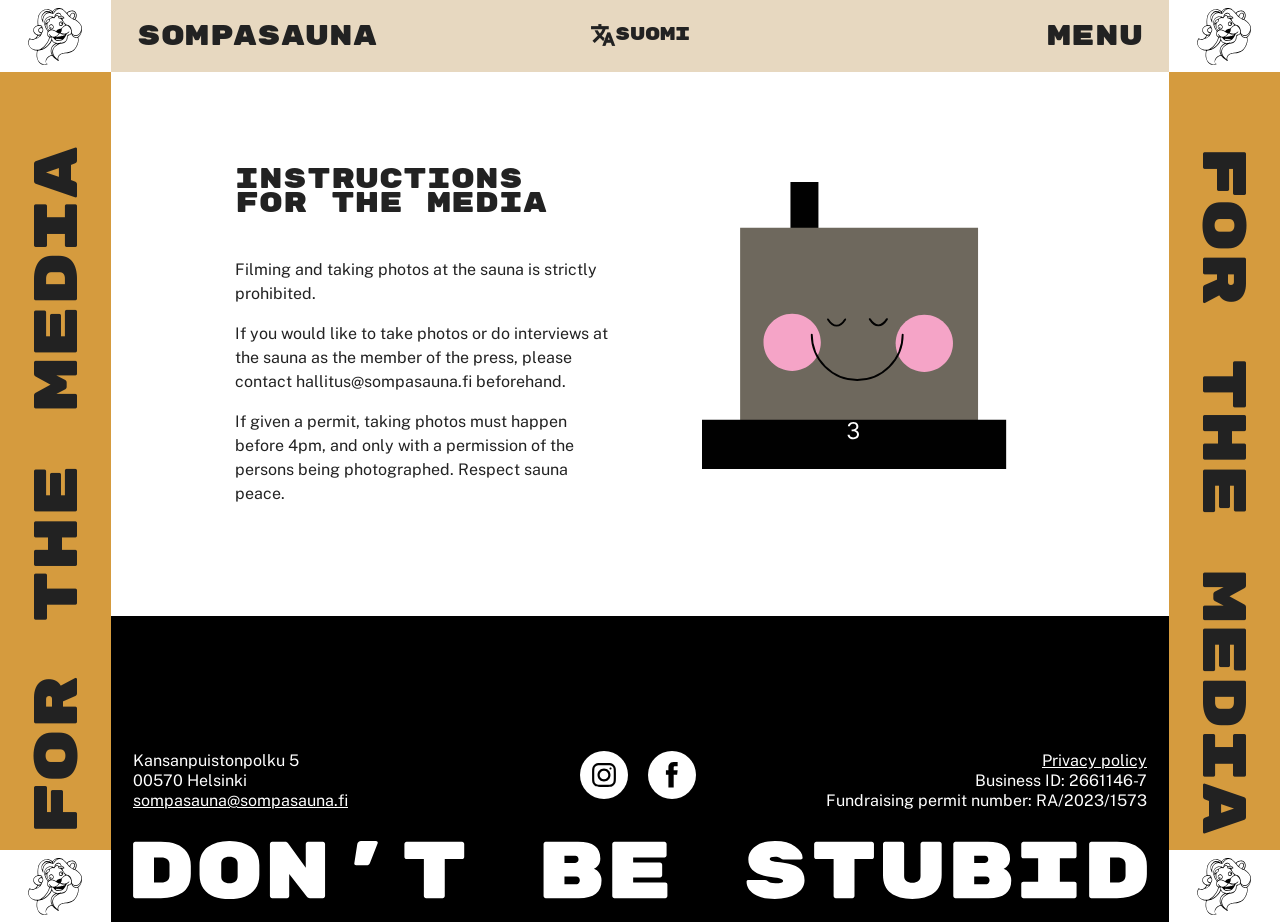
<file: media.html>
<!doctype html>
<html class="no-js" lang="fi">
   <head>
      <meta charset="utf-8">
      <meta name="viewport" content="width=device-width, initial-scale=1">
	  <meta name="author" content="Katriina Kallioinen">
      <title>Sompasauna - For the media</title>
      <meta name="description" content="">
      <meta property="og:title" content="Sompasauna - For the media">
	  <meta property="og:description" content="Sompasauna - For the media">
	  <meta property="fb:app_id" content="966242223397117">
      <meta property="og:type" content="website">
      <meta property="og:url" content="http://new.sompasauna.fi/media.html">
      <meta property="og:image" content="http://new.sompasauna.fi/images/sompaleijona.png">
      <meta property="og:image:alt" content="Sompasauna">
	  <link rel="stylesheet" href="css/style.css">
      <link rel="preconnect" href="https://fonts.googleapis.com">
      <link rel="preconnect" href="https://fonts.gstatic.com" crossorigin>
      <link href="https://fonts.googleapis.com/css2?family=Public+Sans:ital,wght@0,100..900;1,100..900&family=Rubik+Mono+One&display=swap" rel="stylesheet">
	  <link href="https://fonts.googleapis.com/css2?family=Material+Icons&icon_names=translate&display=block" rel="stylesheet">
	  <link rel="icon" href="images/sompaleijona_fav.svg" type="image/svg+xml">
      <script src="js/app.js"></script>
   </head>
   <body>
	  <div id="menuOverlay" class="menucont">
		 <div class="menuoverlay">
			<div class="grid">
				<div class="grid_col_100">
					<div id="topLinks" class="toplinks maxwidth">
					   <nav>
						  <ul class="mobnavul">
							 <li class="mobnavsep mobnavclose">
								<a href="javascript:void(0);" class="mobnavlink" onclick="closeNav()">SHUT THE MENU!</a>
							</li>
						  </ul>
						  <ul class="mobnavul">
							 <li class="mobnavsep"><a href="home.html" class="mobnavlink">HOME</a></li>
							 <li class="mobnavsep"><a href="media.html" class="mobnavlink">FOR THE MEDIA</a></li>
							 <li class="mobnavsep"><a href="association.html" class="mobnavlink">ASSOCIATION</a></li>
							 <li class="mobnavsep"><a href="arrival.html" class="mobnavlink">ARRIVAL</a></li>
						  </ul>
					   </nav>
					</div>
				</div>
			</div>
		</div>
	  </div>
      <div id="maincont" class="maincont maxwidth">
         <div id="maincont2" class="maincont2 maxwidth">
			<div class="sidecnt">
               <div class="smllogo top-0"><img src="images/sompaleijona.svg" alt=""></div>
               <div class="smllogo top-0 right-0"><img src="images/sompaleijona.svg" alt=""></div>
               <div class="smllogo bottom-0"><img src="images/sompaleijona.svg" alt=""></div>
               <div class="smllogo bottom-0 right-0"><img src="images/sompaleijona.svg" alt=""></div>
               <div class="sidetext left">
                  <div class="title rotleft"><span>FOR THE MEDIA</span></div>
               </div>
               <div class="sidetext right">
                  <div class="title rotright"><span>FOR THE MEDIA</span></div>
               </div>
            </div>
            <div class="midcol">
               <header>
                  <div class="topbar">
					 <div class="grid">
                        <div class="grid_col_40">
                           <a href="index.html" ><h1 class="topbartext">Sompasauna</h1></a>
                        </div>
						<div class="grid_col_20 langmenucnt">
							<a href="medialle.html" class="langtext" data-icon="translate">SUOMI</a>
                        </div>
                        <div class="grid_col_40">
							<a href="javascript:void(0);" class="mainmenu" onclick="openNav()">
								<p class="topbartext">MENU</p>
							</a>
                        </div>
                     </div>
                  </div>
               </header>
               <main>
                  <div class="mainsectcont">
                     <div class="grid contpadsml">
                        <div class="grid_col_50">
                           <div class="content">
                              <h2 class="mediumtext alignleft">Instructions for the media</h2>
                              <p>Filming and taking photos at the sauna is strictly prohibited.</p>
                              <p>If you would like to take photos or do interviews at the sauna as the member of the press, please contact hallitus@sompasauna.fi beforehand.</p>
							  <p>If given a permit, taking photos must happen before 4pm, and only with a permission of the persons being photographed. Respect sauna peace.</p>
                           </div>
                        </div>
						<div class="grid_col_50">
                           <div class="content">
                              <img src="images/sauna_mansikka.svg" alt="" class="colsingleimg">
                           </div>
                        </div>
                     </div>
                  </div>
               </main>
               <div class="grid">
                  <footer>
                     <div class="contact">
                        <div class="contactcnt">
                           <div class="contactcol contactcol1">
                              <div class="address">Kansanpuistonpolku 5<br>00570 Helsinki<br><a href="mailto:sompasauna@sompasauna.fi" class="email">sompasauna@sompasauna.fi</a></div>
                           </div>
                           <div class="contactcol contactcol2">
                                <div class="socmedia">
                                 <a href="https://www.instagram.com/sompasauna/" rel="noreferrer" target="_blank" class="some instagram">
                                    <div class="socmediacont">
                                       <img src="images/some_instagram.svg" alt="Sompasauna on Instagram">
                                    </div>
                                 </a>
                                 <div class="socmediacont">
                                    <a href="https://www.facebook.com/groups/sompasauna" rel="noreferrer" target="_blank" class="some facebook">
										<img src="images/some_facebook.svg" alt="Sompasauna on Facebook">
									</a>
                                 </div>
                              </div>
                           </div>
                           <div class="contactcol contactcol3">
                              <div class="address"><a href="privacy_policy.html" class="email">Privacy policy</a><br>Business ID: 2661146-7<br>Fundraising permit number: RA/2023/1573</div>
                           </div>
                        </div>
                     </div>
                     <div class="grid_col_100">
                        <div class="slogan">
                           <img src="images/slogan.svg" alt="Don't be stubid">
                        </div>
                     </div>
                  </footer>
               </div>
            </div>
         </div>
      </div>
   </body>
</html>
</file>
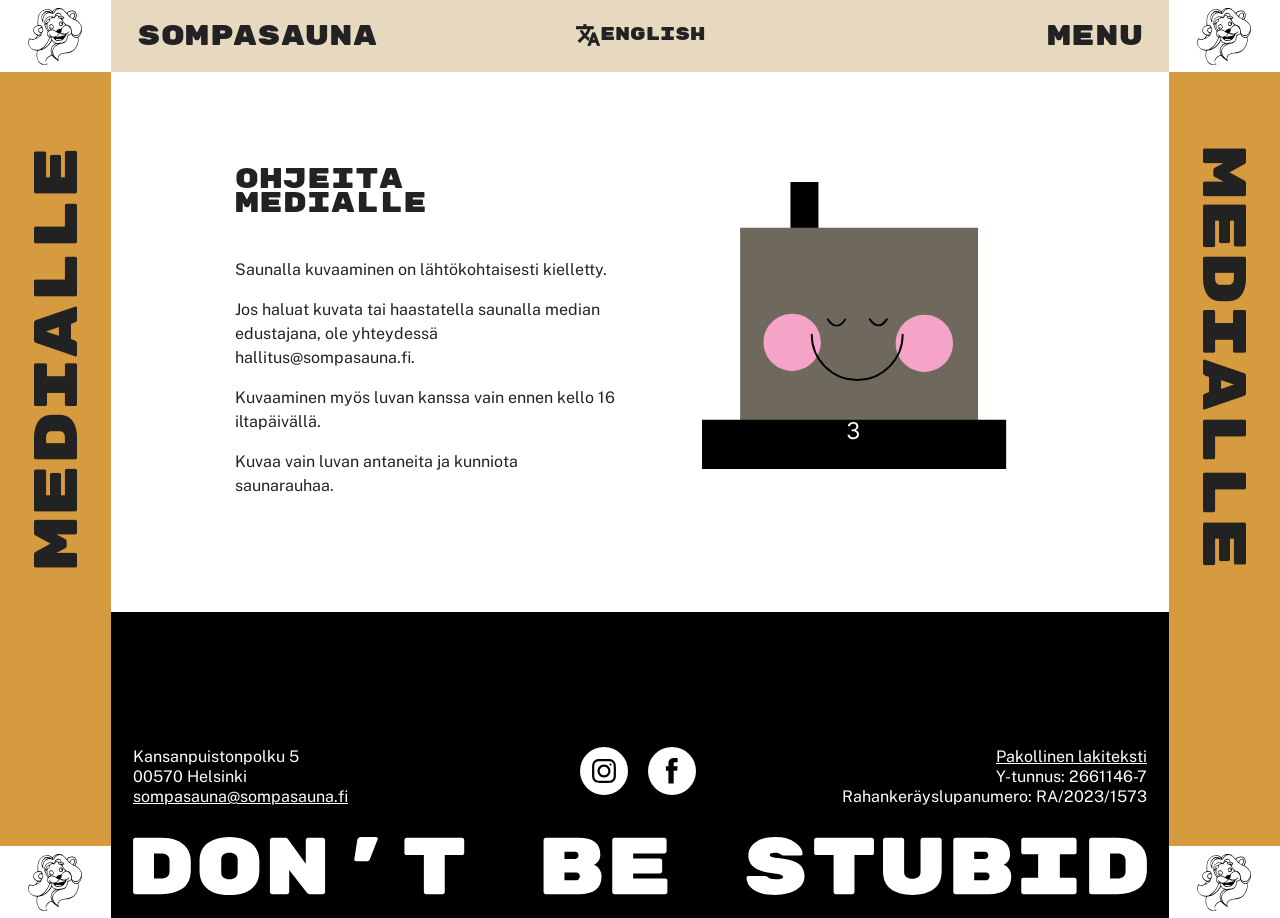
<file: medialle.html>
<!doctype html>
<html class="no-js" lang="fi">
   <head>
      <meta charset="utf-8">
      <meta name="viewport" content="width=device-width, initial-scale=1">
	  <meta name="author" content="Katriina Kallioinen">
      <title>Sompasauna - Medialle</title>
      <meta name="description" content="">
      <meta property="og:title" content="Sompasauna - Medialle">
	  <meta property="og:description" content="Sompasauna - Medialle">
	  <meta property="fb:app_id" content="966242223397117">
      <meta property="og:type" content="website">
      <meta property="og:url" content="http://new.sompasauna.fi/medialle.html">
      <meta property="og:image" content="http://new.sompasauna.fi/images/sompaleijona.png">
      <meta property="og:image:alt" content="Sompasauna">
	  <link rel="stylesheet" href="css/style.css">
      <link rel="preconnect" href="https://fonts.googleapis.com">
      <link rel="preconnect" href="https://fonts.gstatic.com" crossorigin>
      <link href="https://fonts.googleapis.com/css2?family=Public+Sans:ital,wght@0,100..900;1,100..900&family=Rubik+Mono+One&display=swap" rel="stylesheet">      
	  <link href="https://fonts.googleapis.com/css2?family=Material+Icons&icon_names=translate&display=block" rel="stylesheet">
	  <link rel="icon" href="images/sompaleijona_fav.svg" type="image/svg+xml">
      <script src="js/app.js"></script>
   </head>
   <body>
	  <div id="menuOverlay" class="menucont">
		 <div class="menuoverlay">
			<div class="grid">
				<div class="grid_col_100">
					<div id="topLinks" class="toplinks maxwidth">
					   <nav>
						  <ul class="mobnavul">
							 <li class="mobnavsep mobnavclose">
								<a href="javascript:void(0);" class="mobnavlink" onclick="closeNav()">MENU KII!</a>
							</li>
						  </ul>
						  <ul class="mobnavul">
							 <li class="mobnavsep"><a href="index.html" class="mobnavlink">ETUSIVU</a></li>
							 <li class="mobnavsep"><a href="medialle.html" class="mobnavlink">MEDIALLE</a></li>
							 <li class="mobnavsep"><a href="yhdistys.html" class="mobnavlink">YHDISTYS</a></li>
							 <li class="mobnavsep"><a href="saapuminen.html" class="mobnavlink">SAAPUMINEN</a></li>
						  </ul>
					   </nav>
					</div>
				</div>
			</div>
		</div>
	  </div>
      <div id="maincont" class="maincont maxwidth">
         <div id="maincont2" class="maincont2 maxwidth">
            <div class="sidecnt">
               <div class="smllogo top-0"><img src="images/sompaleijona.svg" alt=""></div>
               <div class="smllogo top-0 right-0"><img src="images/sompaleijona.svg" alt=""></div>
               <div class="smllogo bottom-0"><img src="images/sompaleijona.svg" alt=""></div>
               <div class="smllogo bottom-0 right-0"><img src="images/sompaleijona.svg" alt=""></div>
               <div class="sidetext left">
                  <div class="title rotleft"><span>Medialle</span></div>
               </div>
               <div class="sidetext right">
                  <div class="title rotright"><span>Medialle</span></div>
               </div>
            </div>
            <div class="midcol">
               <header>
                  <div class="topbar">
                     <div class="grid">
                        <div class="grid_col_40">
                           <a href="index.html"><h1 class="topbartext">Sompasauna</h1></a>
                        </div>
						<div class="grid_col_20 langmenucnt">
							<a href="media.html" class="langtext" data-icon="translate">ENGLISH</a>
                        </div>
                        <div class="grid_col_40">
							<a href="javascript:void(0);" class="mainmenu" onclick="openNav()">
								<p class="topbartext">MENU</p>
							</a>
                        </div>
                     </div>
                  </div>
               </header>
               <main>
                  <div class="mainsectcont">
                     <div class="grid contpadsml">
                        <div class="grid_col_50">
                           <div class="content">
                              <h2 class="mediumtext alignleft">Ohjeita medialle</h2>
                              <p>Saunalla kuvaaminen on lähtökohtaisesti kielletty.</p>
                              <p>Jos haluat kuvata tai haastatella saunalla median edustajana, ole yhteydessä hallitus@sompasauna.fi.</p>
                              <p>Kuvaaminen myös luvan kanssa vain ennen kello 16 iltapäivällä.</p>
                              <p>Kuvaa vain luvan antaneita ja kunniota saunarauhaa.</p>
                           </div>
                        </div>
						<div class="grid_col_50">
                           <div class="content">
                              <img src="images/sauna_mansikka.svg" alt="" class="colsingleimg">
                           </div>
                        </div>
                     </div>
                  </div>
               </main>
               <div class="grid">
                  <footer>
                     <div class="contact">
                        <div class="contactcnt">
                           <div class="contactcol contactcol1">
                              <div class="address">Kansanpuistonpolku 5<br>00570 Helsinki<br><a href="mailto:sompasauna@sompasauna.fi" class="email">sompasauna@sompasauna.fi</a></div>
                           </div>
                           <div class="contactcol contactcol2">
                                <div class="socmedia">
                                 <a href="https://www.instagram.com/sompasauna/" rel="noreferrer" target="_blank" class="some instagram">
                                    <div class="socmediacont">
                                       <img src="images/some_instagram.svg" alt="Sompasauna on Instagram">
                                    </div>
                                 </a>
                                 <div class="socmediacont">
                                    <a href="https://www.facebook.com/groups/sompasauna" rel="noreferrer" target="_blank" class="some facebook">
										<img src="images/some_facebook.svg" alt="Sompasauna on Facebook">
									</a>
                                 </div>
                              </div>
                           </div>
                           <div class="contactcol contactcol3">
                              <div class="address"><a href="tietosuojaseloste.html" class="email">Pakollinen lakiteksti</a><br>Y-tunnus: 2661146-7<br>Rahankeräyslupanumero: RA/2023/1573</div>
                           </div>
                        </div>
                     </div>
                     <div class="grid_col_100">
                        <div class="slogan">
                           <img src="images/slogan.svg" alt="Don't be stubid">
                        </div>
                     </div>
                  </footer>
               </div>
            </div>
         </div>
      </div>
   </body>
</html>
</file>
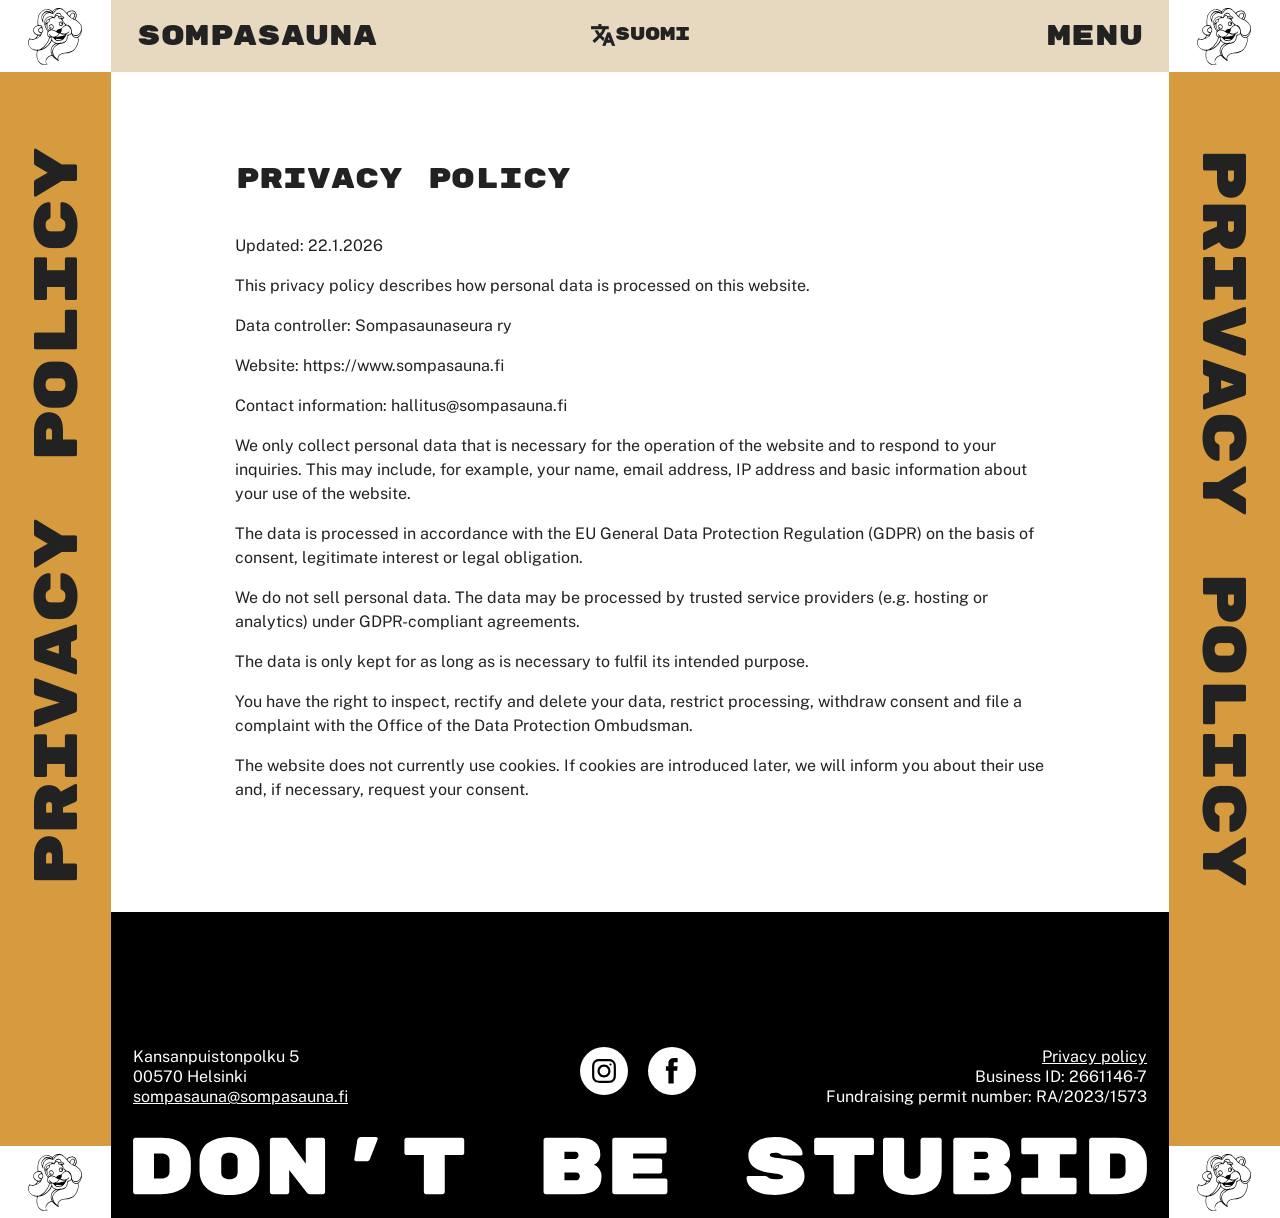
<file: privacy_policy.html>
<!doctype html>
<html class="no-js" lang="fi">
   <head>
      <meta charset="utf-8">
      <meta name="viewport" content="width=device-width, initial-scale=1">
	  <meta name="author" content="Katriina Kallioinen">
      <title>Sompasauna - Privacy Policy</title>
      <meta name="description" content="">
      <meta property="og:title" content="Sompasauna - Privacy Policy">
	  <meta property="og:description" content="Sompasauna - Privacy Policy">
	  <meta property="fb:app_id" content="966242223397117">
      <meta property="og:type" content="website">
      <meta property="og:url" content="http://new.sompasauna.fi/privacy_policy.html">
      <meta property="og:image" content="http://new.sompasauna.fi/images/sompaleijona.png">
      <meta property="og:image:alt" content="Sompasauna">
	  <link rel="stylesheet" href="css/style.css">
      <link rel="preconnect" href="https://fonts.googleapis.com">
      <link rel="preconnect" href="https://fonts.gstatic.com" crossorigin>
      <link href="https://fonts.googleapis.com/css2?family=Public+Sans:ital,wght@0,100..900;1,100..900&family=Rubik+Mono+One&display=swap" rel="stylesheet">      
	  <link href="https://fonts.googleapis.com/css2?family=Material+Icons&icon_names=translate&display=block" rel="stylesheet">
	  <link rel="icon" href="images/sompaleijona_fav.svg" type="image/svg+xml">
      <script src="js/app.js"></script>
   </head>
   <body>
	  <div id="menuOverlay" class="menucont">
		 <div class="menuoverlay">
			<div class="grid">
				<div class="grid_col_100">
					<div id="topLinks" class="toplinks maxwidth">
					   <nav>
						  <ul class="mobnavul">
							 <li class="mobnavsep mobnavclose">
								<a href="javascript:void(0);" class="mobnavlink" onclick="closeNav()">SHUT THE MENU!</a>
							</li>
						  </ul>
						  <ul class="mobnavul">
							 <li class="mobnavsep"><a href="home.html" class="mobnavlink">HOME</a></li>
							 <li class="mobnavsep"><a href="media.html" class="mobnavlink">FOR THE MEDIA</a></li>
							 <li class="mobnavsep"><a href="association.html" class="mobnavlink">ASSOCIATION</a></li>
							 <li class="mobnavsep"><a href="arrival.html" class="mobnavlink">ARRIVAL</a></li>
						  </ul>
					   </nav>
					</div>
				</div>
			</div>
		</div>
	  </div>
      <div id="maincont" class="maincont maxwidth">
         <div id="maincont2" class="maincont2 maxwidth">
            <div class="sidecnt">
               <div class="smllogo top-0"><img src="images/sompaleijona.svg" alt=""></div>
               <div class="smllogo top-0 right-0"><img src="images/sompaleijona.svg" alt=""></div>
               <div class="smllogo bottom-0"><img src="images/sompaleijona.svg" alt=""></div>
               <div class="smllogo bottom-0 right-0"><img src="images/sompaleijona.svg" alt=""></div>
               <div class="sidetext left">
                  <div class="title rotleft absolute"><span>Privacy Policy</span></div>
               </div>
               <div class="sidetext right">
                  <div class="title rotright absolute"><span>Privacy Policy</span></div>
               </div>
            </div>
            <div class="midcol">
               <header>
                  <div class="topbar">
					 <div class="grid">
                        <div class="grid_col_40">
                           <a href="index.html" ><h1 class="topbartext">Sompasauna</h1></a>
                        </div>
						<div class="grid_col_20 langmenucnt">
							<a href="tietosuojaseloste.html" class="langtext" data-icon="translate">SUOMI</a>
                        </div>
                        <div class="grid_col_40">
							<a href="javascript:void(0);" class="mainmenu" onclick="openNav()">
								<p class="topbartext">MENU</p>
							</a>
                        </div>
                     </div>
                  </div>
               </header>
               <main>
                  <div class="mainsectcont">
                     <div class="grid contpadsml">
                        <div class="grid_col_100">
                           <div class="content">
								<h2 class="mediumtext alignleft">Privacy Policy</h2>
								<p>Updated: 22.1.2026</p>
								<p>This privacy policy describes how personal data is processed on this website.</p>
								<p>Data controller: Sompasaunaseura ry</p>
								<p>Website: https://www.sompasauna.fi</p>
								<p>Contact information: hallitus@sompasauna.fi</p>
								<p>We only collect personal data that is necessary for the operation of the website and to respond to your inquiries. This may include, for example, your name, email address, IP address and basic information about your use of the website.</p>
								<p>The data is processed in accordance with the EU General Data Protection Regulation (GDPR) on the basis of consent, legitimate interest or legal obligation.</p>
								<p>We do not sell personal data. The data may be processed by trusted service providers (e.g. hosting or analytics) under GDPR-compliant agreements.</p>
								<p>The data is only kept for as long as is necessary to fulfil its intended purpose.</p>
								<p>You have the right to inspect, rectify and delete your data, restrict processing, withdraw consent and file a complaint with the Office of the Data Protection Ombudsman.</p>
								<p>The website does not currently use cookies. If cookies are introduced later, we will inform you about their use and, if necessary, request your consent.</p>
                           </div>
                        </div>						
                     </div>
                  </div>
               </main>
               <div class="grid">
                  <footer>
                     <div class="contact">
                        <div class="contactcnt">
                           <div class="contactcol contactcol1">
                              <div class="address">Kansanpuistonpolku 5<br>00570 Helsinki<br><a href="mailto:sompasauna@sompasauna.fi" class="email">sompasauna@sompasauna.fi</a></div>
                           </div>
                           <div class="contactcol contactcol2">
                                <div class="socmedia">
                                 <a href="https://www.instagram.com/sompasauna/" rel="noreferrer" target="_blank" class="some instagram">
                                    <div class="socmediacont">
                                       <img src="images/some_instagram.svg" alt="Sompasauna on Instagram">
                                    </div>
                                 </a>
                                 <div class="socmediacont">
                                    <a href="https://www.facebook.com/groups/sompasauna" rel="noreferrer" target="_blank" class="some facebook">
										<img src="images/some_facebook.svg" alt="Sompasauna on Facebook">
									</a>
                                 </div>
                              </div>
                           </div>
                           <div class="contactcol contactcol3">
                              <div class="address"><a href="privacy_policy.html" class="email">Privacy policy</a><br>Business ID: 2661146-7<br>Fundraising permit number: RA/2023/1573</div>
                           </div>
                        </div>
                     </div>
                     <div class="grid_col_100">
                        <div class="slogan">
                           <img src="images/slogan.svg" alt="Don't be stubid">
                        </div>
                     </div>
                  </footer>
               </div>
            </div>
         </div>
      </div>
   </body>
</html>
</file>
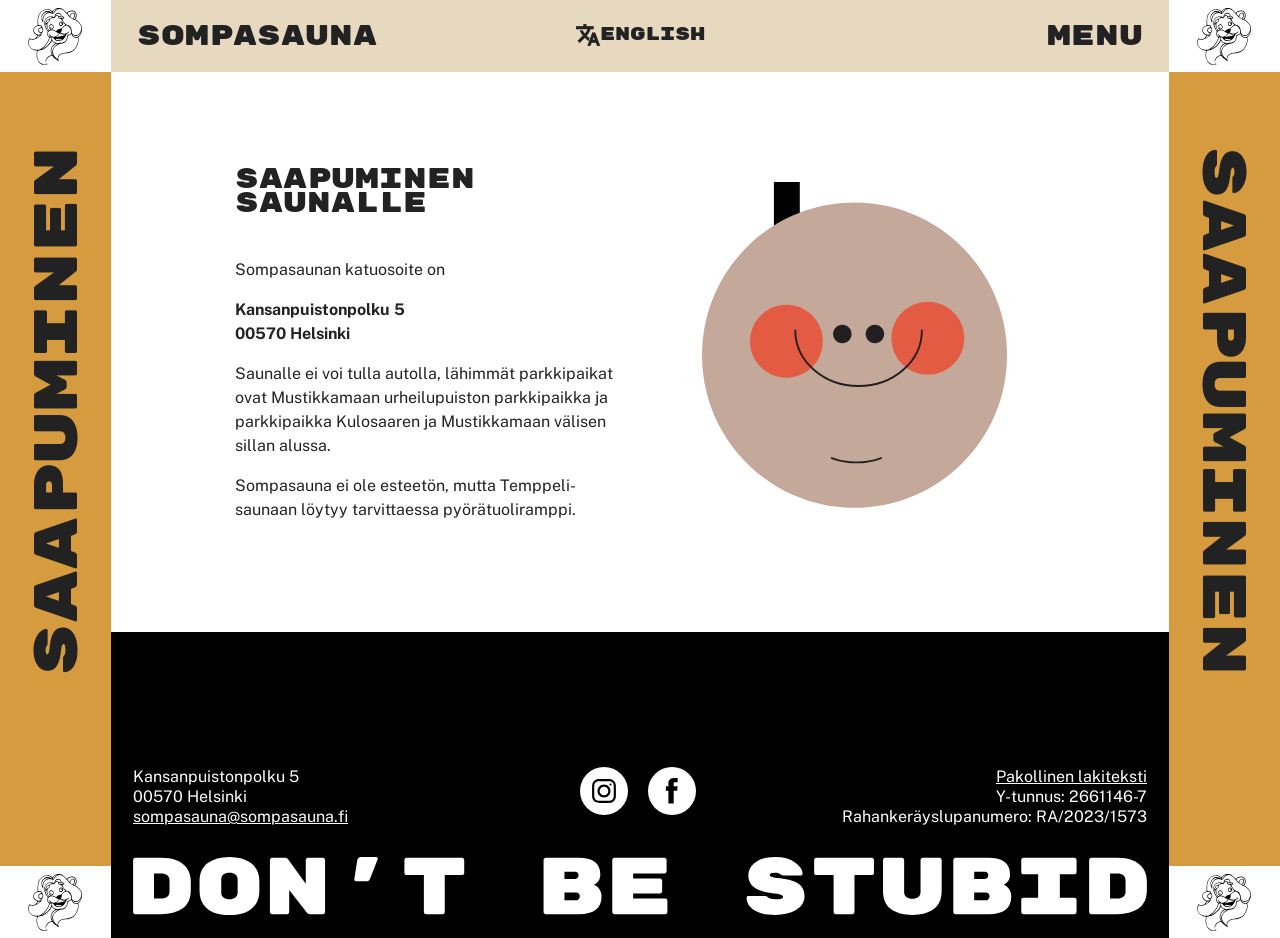
<file: saapuminen.html>
<!doctype html>
<html class="no-js" lang="fi">
   <head>
      <meta charset="utf-8">
      <meta name="viewport" content="width=device-width, initial-scale=1">
	  <meta name="author" content="Katriina Kallioinen">
      <title>Sompasauna - Saapuminen</title>
      <meta name="description" content="">
      <meta property="og:title" content="Sompasauna - Saapuminen">
	  <meta property="og:description" content="Sompasauna - Saapuminen">
	  <meta property="fb:app_id" content="966242223397117">
      <meta property="og:type" content="website">
      <meta property="og:url" content="http://new.sompasauna.fi/saapuminen.html">
      <meta property="og:image" content="http://new.sompasauna.fi/images/sompaleijona.png">
      <meta property="og:image:alt" content="Sompasauna">
	  <link rel="stylesheet" href="css/style.css">
      <link rel="preconnect" href="https://fonts.googleapis.com">
      <link rel="preconnect" href="https://fonts.gstatic.com" crossorigin>
      <link href="https://fonts.googleapis.com/css2?family=Public+Sans:ital,wght@0,100..900;1,100..900&family=Rubik+Mono+One&display=swap" rel="stylesheet">      
	  <link href="https://fonts.googleapis.com/css2?family=Material+Icons&icon_names=translate&display=block" rel="stylesheet">
	  <link rel="icon" href="images/sompaleijona_fav.svg" type="image/svg+xml">
      <script src="js/app.js"></script>
   </head>
   <body>
	  <div id="menuOverlay" class="menucont">
		 <div class="menuoverlay">
			<div class="grid">
				<div class="grid_col_100">
					<div id="topLinks" class="toplinks maxwidth">
					   <nav>
						  <ul class="mobnavul">
							 <li class="mobnavsep mobnavclose">
								<a href="javascript:void(0);" class="mobnavlink" onclick="closeNav()">MENU KII!</a>
							</li>
						  </ul>
						  <ul class="mobnavul">
							 <li class="mobnavsep"><a href="index.html" class="mobnavlink">ETUSIVU</a></li>
							 <li class="mobnavsep"><a href="medialle.html" class="mobnavlink">MEDIALLE</a></li>
							 <li class="mobnavsep"><a href="yhdistys.html" class="mobnavlink">YHDISTYS</a></li>
							 <li class="mobnavsep"><a href="saapuminen.html" class="mobnavlink">SAAPUMINEN</a></li>
						  </ul>
					   </nav>
					</div>
				</div>
			</div>
		</div>
	  </div>
      <div id="maincont" class="maincont maxwidth">
         <div class="maincont2 maxwidth">
            <div class="sidecnt">
               <div class="smllogo top-0"><img src="images/sompaleijona.svg" alt=""></div>
               <div class="smllogo top-0 right-0"><img src="images/sompaleijona.svg" alt=""></div>
               <div class="smllogo bottom-0"><img src="images/sompaleijona.svg" alt=""></div>
               <div class="smllogo bottom-0 right-0"><img src="images/sompaleijona.svg" alt=""></div>
               <div class="sidetext left">
                  <div class="title rotleft"><span>Saapuminen</span></div>
               </div>
               <div class="sidetext right">
                  <div class="title rotright"><span>Saapuminen</span></div>
               </div>
            </div>
            <div class="midcol">
               <header>
                  <div class="topbar">
                     <div class="grid">
                        <div class="grid_col_40">
                           <a href="index.html"><h1 class="topbartext">Sompasauna</h1></a>
                        </div>
						<div class="grid_col_20 langmenucnt">
							<a href="arrival.html" class="langtext" data-icon="translate">ENGLISH</a>
                        </div>
                        <div class="grid_col_40">
							<a href="javascript:void(0);" class="mainmenu" onclick="openNav()">
								<p class="topbartext">MENU</p>
							</a>
                        </div>
                     </div>
                  </div>
               </header>
               <main>
                  <div class="mainsectcont">
                     <div class="grid contpadsml">
                        <div class="grid_col_50">
                           <div class="content">
                              <h2 class="mediumtext alignleft">Saapuminen saunalle</h2>
							  <p>Sompasaunan katuosoite on</p>
							  <p><strong>Kansanpuistonpolku 5<br>00570 Helsinki</strong></p>
							  <p>Saunalle ei voi tulla autolla, lähimmät parkkipaikat ovat Mustikkamaan urheilupuiston parkkipaikka ja parkkipaikka Kulosaaren ja Mustikkamaan välisen sillan alussa.</p>
							  <p>Sompasauna ei ole esteetön, mutta Temppeli-saunaan löytyy tarvittaessa pyörätuoliramppi.</p>
                           </div>
                        </div>
						<div class="grid_col_50">
                           <div class="content">
                              <img src="images/sauna_temppeli.svg" alt="" class="colsingleimg">
                           </div>
                        </div>
                     </div>
                  </div>
               </main>
               <div class="grid">
                  <footer>
                     <div class="contact">
                        <div class="contactcnt">
                           <div class="contactcol contactcol1">
                              <div class="address">Kansanpuistonpolku 5<br>00570 Helsinki<br><a href="mailto:sompasauna@sompasauna.fi" class="email">sompasauna@sompasauna.fi</a></div>
                           </div>
                           <div class="contactcol contactcol2">
                              <div class="socmedia">
                                 <a href="https://www.instagram.com/sompasauna/" rel="noreferrer" target="_blank" class="some instagram">
                                    <div class="socmediacont">
                                       <img src="images/some_instagram.svg" alt="Sompasauna on Instagram">
                                    </div>
                                 </a>
                                 <div class="socmediacont">
                                    <a href="https://www.facebook.com/groups/sompasauna" rel="noreferrer" target="_blank" class="some facebook">
										<img src="images/some_facebook.svg" alt="Sompasauna on Facebook">
									</a>
                                 </div>
                              </div>
                           </div>
                           <div class="contactcol contactcol3">
                              <div class="address"><a href="tietosuojaseloste.html" class="email">Pakollinen lakiteksti</a><br>Y-tunnus: 2661146-7<br>Rahankeräyslupanumero: RA/2023/1573</div>
                           </div>
                        </div>
                     </div>
                     <div class="grid_col_100">
                        <div class="slogan">
                           <img src="images/slogan.svg" alt="Don't be stubid">
                        </div>
                     </div>
                  </footer>
               </div>
            </div>
         </div>
      </div>
   </body>
</html>
</file>
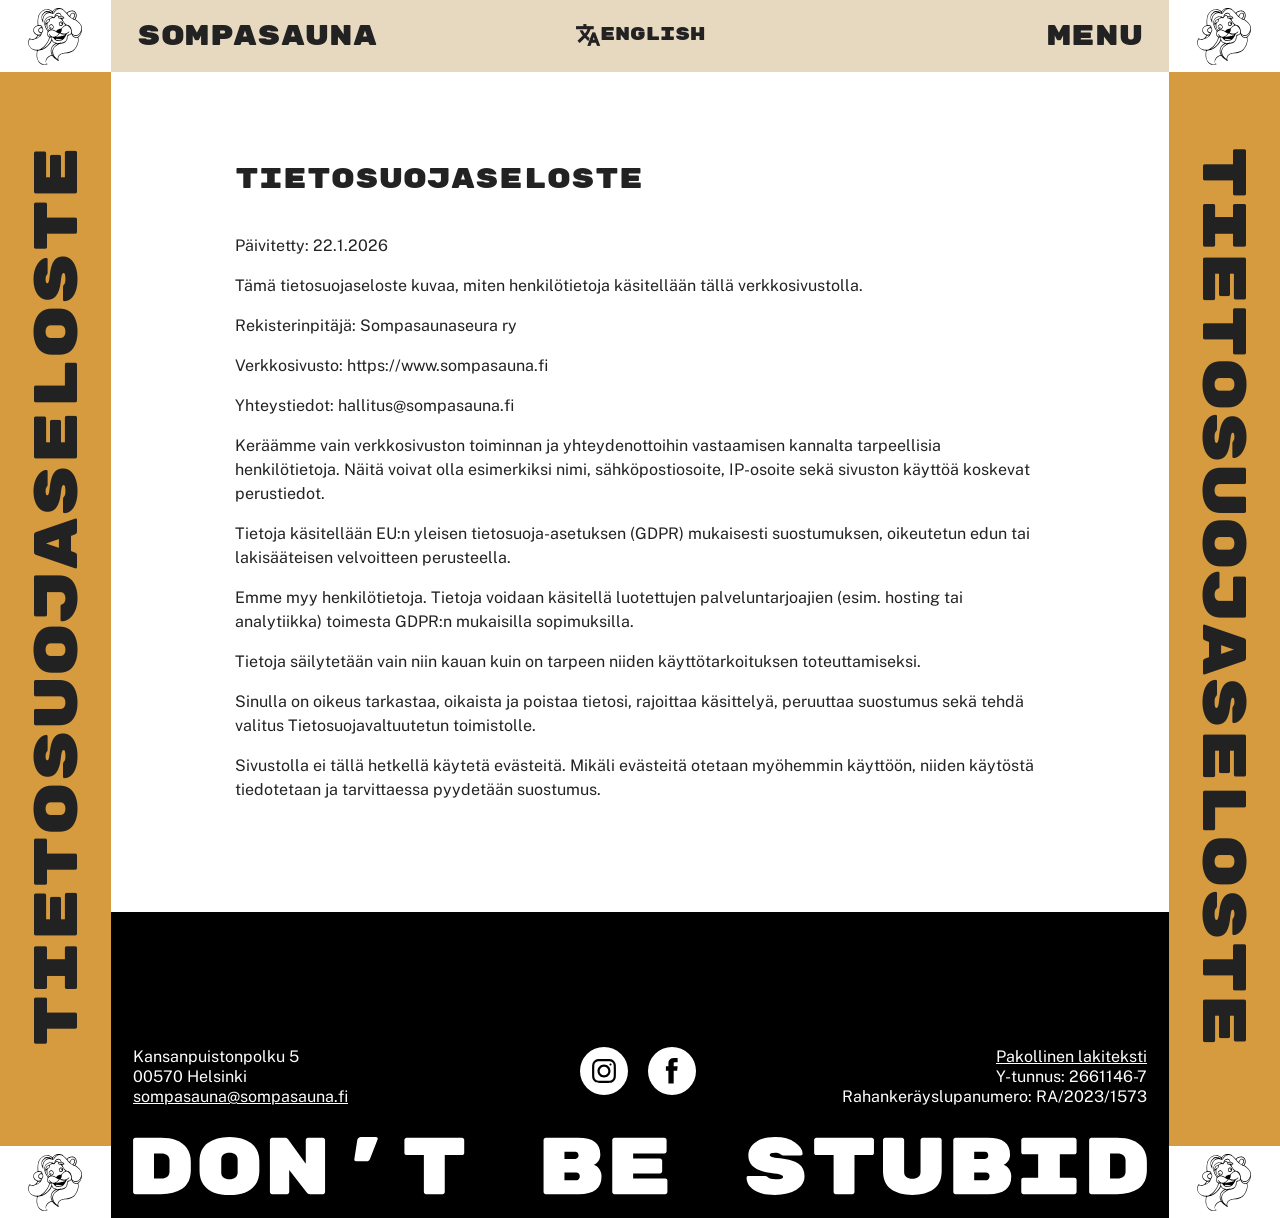
<file: tietosuojaseloste.html>
<!doctype html>
<html class="no-js" lang="fi">
   <head>
      <meta charset="utf-8">
      <meta name="viewport" content="width=device-width, initial-scale=1">
	  <meta name="author" content="Katriina Kallioinen">
      <title>Sompasauna - Tietosuojaseloste</title>
      <meta name="description" content="">
      <meta property="og:title" content="Sompasauna - Tietosuojaseloste">
	  <meta property="og:description" content="Sompasauna - Tietosuojaseloste">
	  <meta property="fb:app_id" content="966242223397117">
      <meta property="og:type" content="website">
      <meta property="og:url" content="http://new.sompasauna.fi/tietosuojaseloste.html">
      <meta property="og:image" content="http://new.sompasauna.fi/images/sompaleijona.png">
      <meta property="og:image:alt" content="Sompasauna">
	  <link rel="stylesheet" href="css/style.css">
      <link rel="preconnect" href="https://fonts.googleapis.com">
      <link rel="preconnect" href="https://fonts.gstatic.com" crossorigin>
      <link href="https://fonts.googleapis.com/css2?family=Public+Sans:ital,wght@0,100..900;1,100..900&family=Rubik+Mono+One&display=swap" rel="stylesheet">      
	  <link href="https://fonts.googleapis.com/css2?family=Material+Icons&icon_names=translate&display=block" rel="stylesheet">
	  <link rel="icon" href="images/sompaleijona_fav.svg" type="image/svg+xml">
      <script src="js/app.js"></script>
   </head>
   <body>
	  <div id="menuOverlay" class="menucont">
		 <div class="menuoverlay">
			<div class="grid">
				<div class="grid_col_100">
					<div id="topLinks" class="toplinks maxwidth">
					   <nav>
						  <ul class="mobnavul">
							 <li class="mobnavsep mobnavclose">
								<a href="javascript:void(0);" class="mobnavlink" onclick="closeNav()">MENU KII!</a>
							</li>
						  </ul>
						  <ul class="mobnavul">
							 <li class="mobnavsep"><a href="index.html" class="mobnavlink">ETUSIVU</a></li>
							 <li class="mobnavsep"><a href="medialle.html" class="mobnavlink">MEDIALLE</a></li>
							 <li class="mobnavsep"><a href="yhdistys.html" class="mobnavlink">YHDISTYS</a></li>
							 <li class="mobnavsep"><a href="saapuminen.html" class="mobnavlink">SAAPUMINEN</a></li>
						  </ul>
					   </nav>
					</div>
				</div>
			</div>
		</div>
	  </div>
      <div id="maincont" class="maincont maxwidth">
         <div id="maincont2" class="maincont2 maxwidth">
            <div class="sidecnt">
               <div class="smllogo top-0"><img src="images/sompaleijona.svg" alt=""></div>
               <div class="smllogo top-0 right-0"><img src="images/sompaleijona.svg" alt=""></div>
               <div class="smllogo bottom-0"><img src="images/sompaleijona.svg" alt=""></div>
               <div class="smllogo bottom-0 right-0"><img src="images/sompaleijona.svg" alt=""></div>
               <div class="sidetext left">
                  <div class="title rotleft absolute"><span>Tietosuojaseloste</span></div>
               </div>
               <div class="sidetext right">
                  <div class="title rotright absolute"><span>Tietosuojaseloste</span></div>
               </div>
            </div>
            <div class="midcol">
               <header>
                  <div class="topbar">
                     <div class="grid">
                        <div class="grid_col_40">
                           <a href="index.html"><h1 class="topbartext">Sompasauna</h1></a>
                        </div>
						<div class="grid_col_20 langmenucnt">
							<a href="privacy_policy.html" class="langtext" data-icon="translate">ENGLISH</a>
                        </div>
                        <div class="grid_col_40">
							<a href="javascript:void(0);" class="mainmenu" onclick="openNav()">
								<p class="topbartext">MENU</p>
							</a>
                        </div>
                     </div>
                  </div>
               </header>
               <main>
                  <div class="mainsectcont">
                     <div class="grid contpadsml">
                        <div class="grid_col_100">
                           <div class="content">
                              <h2 class="mediumtext alignleft">Tietosuojaseloste</h2>
							  <p>Päivitetty: 22.1.2026</p>
							  <p>Tämä tietosuojaseloste kuvaa, miten henkilötietoja käsitellään tällä verkkosivustolla.</p>
							  <p>Rekisterinpitäjä: Sompasaunaseura ry</p>
							  <p>Verkkosivusto: https://www.sompasauna.fi</p>
							  <p>Yhteystiedot: hallitus@sompasauna.fi</p>
							  <p>Keräämme vain verkkosivuston toiminnan ja yhteydenottoihin vastaamisen kannalta tarpeellisia henkilötietoja. Näitä voivat olla esimerkiksi nimi, sähköpostiosoite, IP-osoite sekä sivuston käyttöä koskevat perustiedot.</p>
							  <p>Tietoja käsitellään EU:n yleisen tietosuoja-asetuksen (GDPR) mukaisesti suostumuksen, oikeutetun edun tai lakisääteisen velvoitteen perusteella.</p>
							  <p>Emme myy henkilötietoja. Tietoja voidaan käsitellä luotettujen palveluntarjoajien (esim. hosting tai analytiikka) toimesta GDPR:n mukaisilla sopimuksilla.</p>
							  <p>Tietoja säilytetään vain niin kauan kuin on tarpeen niiden käyttötarkoituksen toteuttamiseksi.</p>
							  <p>Sinulla on oikeus tarkastaa, oikaista ja poistaa tietosi, rajoittaa käsittelyä, peruuttaa suostumus sekä tehdä valitus Tietosuojavaltuutetun toimistolle.</p>
							  <p>Sivustolla ei tällä hetkellä käytetä evästeitä. Mikäli evästeitä otetaan myöhemmin käyttöön, niiden käytöstä tiedotetaan ja tarvittaessa pyydetään suostumus.</p>
                           </div>
                        </div>
                     </div>
                  </div>
               </main>
               <div class="grid">
                  <footer>
                     <div class="contact">
                        <div class="contactcnt">
                           <div class="contactcol contactcol1">
                              <div class="address">Kansanpuistonpolku 5<br>00570 Helsinki<br><a href="mailto:sompasauna@sompasauna.fi" class="email">sompasauna@sompasauna.fi</a></div>
                           </div>
                           <div class="contactcol contactcol2">
                                <div class="socmedia">
                                 <a href="https://www.instagram.com/sompasauna/" rel="noreferrer" target="_blank" class="some instagram">
                                    <div class="socmediacont">
                                       <img src="images/some_instagram.svg" alt="Sompasauna on Instagram">
                                    </div>
                                 </a>
                                 <div class="socmediacont">
                                    <a href="https://www.facebook.com/groups/sompasauna" rel="noreferrer" target="_blank" class="some facebook">
										<img src="images/some_facebook.svg" alt="Sompasauna on Facebook">
									</a>
                                 </div>
                              </div>
                           </div>
                           <div class="contactcol contactcol3">
                              <div class="address"><a href="tietosuojaseloste.html" class="email">Pakollinen lakiteksti</a><br>Y-tunnus: 2661146-7<br>Rahankeräyslupanumero: RA/2023/1573</div>
                           </div>
                        </div>
                     </div>
                     <div class="grid_col_100">
                        <div class="slogan">
                           <img src="images/slogan.svg" alt="Don't be stubid">
                        </div>
                     </div>
                  </footer>
               </div>
            </div>
         </div>
      </div>
   </body>
</html>
</file>
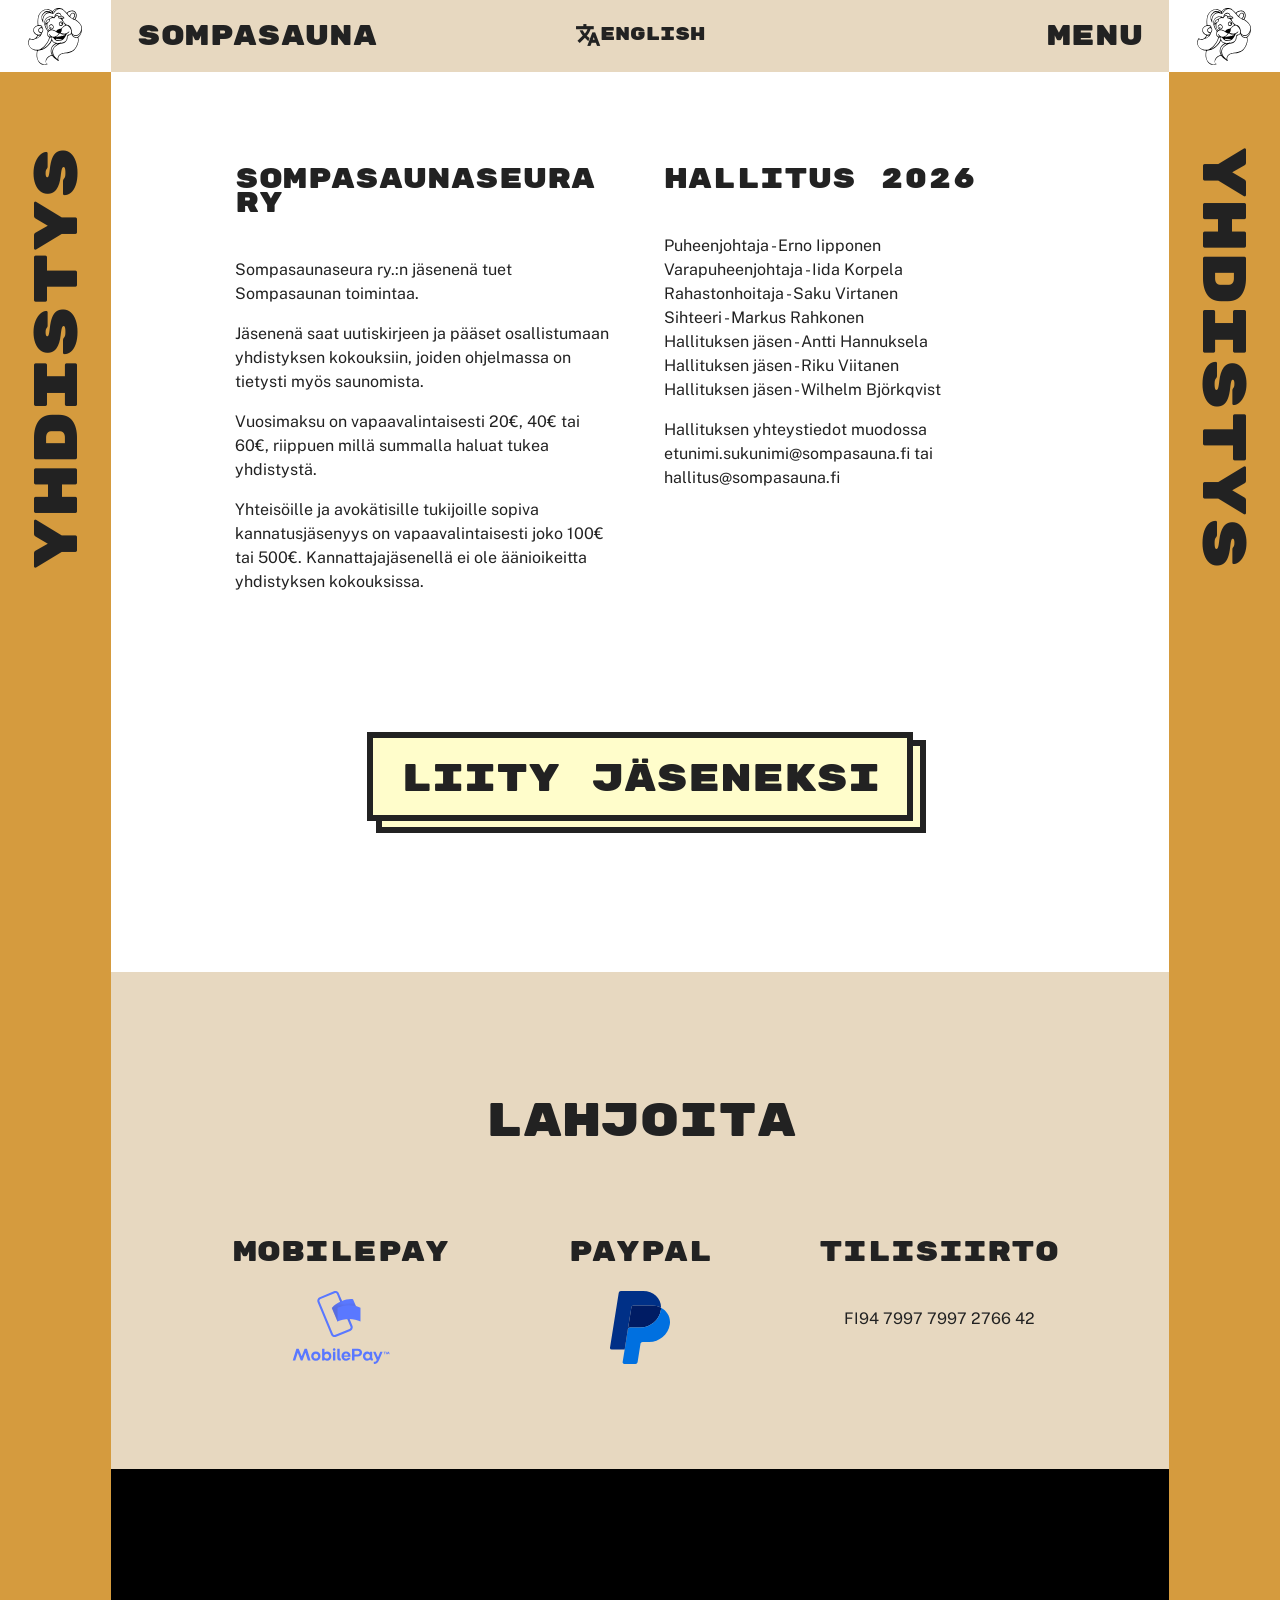
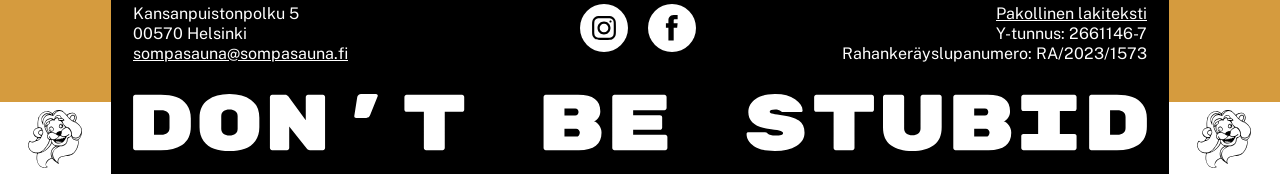
<file: yhdistys.html>
<!doctype html>
<html class="no-js" lang="fi">
   <head>
      <meta charset="utf-8">
      <meta name="viewport" content="width=device-width, initial-scale=1">
	  <meta name="author" content="Katriina Kallioinen">
      <title>Sompasauna - Yhdistys</title>
      <meta name="description" content="">
      <meta property="og:title" content="Sompasauna - Yhdistys">
	  <meta property="og:description" content="Sompasauna - Yhdistys">
	  <meta property="fb:app_id" content="966242223397117">
      <meta property="og:type" content="website">
      <meta property="og:url" content="http://new.sompasauna.fi/yhdistys.html">
      <meta property="og:image" content="http://new.sompasauna.fi/images/sompaleijona.png">
      <meta property="og:image:alt" content="Sompasauna">
	  <link rel="stylesheet" href="css/style.css">
      <link rel="preconnect" href="https://fonts.googleapis.com">
      <link rel="preconnect" href="https://fonts.gstatic.com" crossorigin>
      <link href="https://fonts.googleapis.com/css2?family=Public+Sans:ital,wght@0,100..900;1,100..900&family=Rubik+Mono+One&display=swap" rel="stylesheet">
	  <link href="https://fonts.googleapis.com/css2?family=Material+Icons&icon_names=translate&display=block" rel="stylesheet">
	  <link rel="icon" href="images/sompaleijona_fav.svg" type="image/svg+xml">
      <script src="js/app.js"></script>
   </head>
   <body>
	  <div id="menuOverlay" class="menucont">
		 <div class="menuoverlay">
			<div class="grid">
				<div class="grid_col_100">
					<div id="topLinks" class="toplinks maxwidth">
					   <nav>
						  <ul class="mobnavul">
							 <li class="mobnavsep mobnavclose">
								<a href="javascript:void(0);" class="mobnavlink" onclick="closeNav()">MENU KII!</a>
							</li>
						  </ul>
						  <ul class="mobnavul">
							 <li class="mobnavsep"><a href="index.html" class="mobnavlink">ETUSIVU</a></li>
							 <li class="mobnavsep"><a href="medialle.html" class="mobnavlink">MEDIALLE</a></li>
							 <li class="mobnavsep"><a href="yhdistys.html" class="mobnavlink">YHDISTYS</a></li>
							 <li class="mobnavsep"><a href="saapuminen.html" class="mobnavlink">SAAPUMINEN</a></li>
						  </ul>
					   </nav>
					</div>
				</div>
			</div>
		</div>
	  </div>
      <div id="maincont" class="maincont maxwidth">
         <div id="maincont2" class="maincont2 maxwidth">
            <div class="sidecnt">
               <div class="smllogo top-0"><img src="images/sompaleijona.svg" alt=""></div>
               <div class="smllogo top-0 right-0"><img src="images/sompaleijona.svg" alt=""></div>
               <div class="smllogo bottom-0"><img src="images/sompaleijona.svg" alt=""></div>
               <div class="smllogo bottom-0 right-0"><img src="images/sompaleijona.svg" alt=""></div>
               <div class="sidetext left">
                  <div class="title rotleft"><span>Yhdistys</span></div>
               </div>
               <div class="sidetext right">
                  <div class="title rotright"><span>Yhdistys</span></div>
               </div>
            </div>
            <div class="midcol">
               <header>
                  <div class="topbar">
                     <div class="grid">
                        <div class="grid_col_40">
                           <a href="index.html"><h1 class="topbartext">Sompasauna</h1></a>
                        </div>
						<div class="grid_col_20 langmenucnt">
							<a href="association.html" class="langtext" data-icon="translate">ENGLISH</a>
                        </div>
                        <div class="grid_col_40">
							<a href="javascript:void(0);" class="mainmenu" onclick="openNav()">
								<p class="topbartext">MENU</p>
							</a>
                        </div>
                     </div>
                  </div>
               </header>
               <main>
                  <div class="mainsectcont">
                     <div class="grid contpadsml">
                        <div class="grid_col_33_50_100">
                           <div class="content">
                              <h2 class="mediumtext alignleft">Sompasaunaseura ry</h2>
                              <p>Sompasaunaseura ry.:n jäsenenä tuet Sompasaunan toimintaa.</p>
                              <p>Jäsenenä saat uutiskirjeen ja pääset osallistumaan yhdistyksen kokouksiin, joiden ohjelmassa on tietysti myös saunomista.</p>
                              <p>Vuosimaksu on vapaavalintaisesti 20€, 40€ tai 60€, riippuen millä summalla haluat tukea yhdistystä.</p>
                              <p>Yhteisöille ja avokätisille tukijoille sopiva kannatusjäsenyys on vapaavalintaisesti joko 100€ tai 500€. Kannattajajäsenellä ei ole äänioikeitta yhdistyksen kokouksissa.</p>
                           </div>
                        </div>
                        <div class="grid_col_33_50_100">
                           <div class="content">
                              <h2 class="mediumtext alignleft">HALLITUS 2026</h2>
                              <p>Puheenjohtaja - Erno Iipponen<br>
								 Varapuheenjohtaja - Iida Korpela<br>
								 Rahastonhoitaja - Saku Virtanen<br>
								 Sihteeri - Markus Rahkonen<br>
								 Hallituksen jäsen - Antti Hannuksela<br>
								 Hallituksen jäsen - Riku Viitanen<br>
								 Hallituksen jäsen - Wilhelm Björkqvist</p>
                              <p>Hallituksen yhteystiedot muodossa etunimi.sukunimi@sompasauna.fi tai hallitus@sompasauna.fi</p>
                           </div>
                        </div>
                        <div class="grid_col_33_50_100">
                           <div class="content">
                           </div>
                        </div>
                        <div class="grid_col_100">
                           <div class="bigbtncnt">
							  <a href="https://holvi.com/shop/sompasauna/" rel="noreferrer" target="_blank" class="bigbtn">Liity jäseneksi</a>
                           </div>
                        </div>
                     </div>
                     <div class="grid beige contpadlrg">
                        <div class="grid_col_100">
                           <h2 class="largetext aligncenter">LAHJOITA</h2>
                        </div>
                        <div class="grid_col_33">
                           <div class="content aligncenter">
                              <h3 class="mediumtext">Mobilepay</h3>
							  <div class="paymentimgcnt">
								<a href="https://qr.mobilepay.fi/paymentlink?phone=80501&comment=Lahjoitus%20Sompasaunalle" rel="noreferrer" target="_blank">
									<img src="./images/payment_mobilepay.svg" alt="MobilePay" class="paymentimg">
								</a>
							  </div>
                           </div>
                        </div>
                        <div class="grid_col_33">
                           <div class="content aligncenter">
                              <h3 class="mediumtext">Paypal</h3>
							  <div class="paymentimgcnt">
								  <a href="https://www.paypal.com/donate/?hosted_button_id=TMPUR9CYPCMAG" rel="noreferrer" target="_blank" class="">
									<img src="./images/payment_paypal.svg" alt="Paypal" class="paymentimg">
								  </a>
							  </div>
                           </div>
                        </div>
                        <div class="grid_col_33">
                           <div class="content aligncenter">
                              <h3 class="mediumtext">Tilisiirto</h3>
                              <p><span class="selectable">FI94&nbsp;7997&nbsp;7997&nbsp;2766&nbsp;42</span></p>
                           </div>
                        </div>
                     </div>
                  </div>
               </main>
               <div class="grid">
                  <footer>
                     <div class="contact">
                        <div class="contactcnt">
                           <div class="contactcol contactcol1">
                              <div class="address">Kansanpuistonpolku 5<br>00570 Helsinki<br><a href="mailto:sompasauna@sompasauna.fi" class="email">sompasauna@sompasauna.fi</a></div>
                           </div>
                           <div class="contactcol contactcol2">
                              <div class="socmedia">
                                 <a href="https://www.instagram.com/sompasauna/" rel="noreferrer" target="_blank" class="some instagram">
                                    <div class="socmediacont">
                                       <img src="images/some_instagram.svg" alt="Sompasauna on Instagram">
                                    </div>
                                 </a>
                                 <div class="socmediacont">
                                    <a href="https://www.facebook.com/groups/sompasauna" rel="noreferrer" target="_blank" class="some facebook">
										<img src="images/some_facebook.svg" alt="Sompasauna on Facebook">
									</a>
                                 </div>
                              </div>
                           </div>
                           <div class="contactcol contactcol3">
                              <div class="address"><a href="tietosuojaseloste.html" class="email">Pakollinen lakiteksti</a><br>Y-tunnus: 2661146-7<br>Rahankeräyslupanumero: RA/2023/1573</div>
                           </div>
                        </div>
                     </div>
                     <div class="grid_col_100">
                        <div class="slogan">
                           <img src="images/slogan.svg" alt="Don't be stubid">
                        </div>
                     </div>
                  </footer>
               </div>
            </div>
         </div>
      </div>
   </body>
</html>
</file>
<file: css/style.css>
/* Reset defaults */
html {
	color: #222;
	font-size: 1em;
	line-height: 1.4;
	box-sizing: border-box;
	font-family: "Rubik Mono One", Helvetica, Arial, sans-serif;
}

*,
*:before,
*:after {
	box-sizing: inherit;
}

/* * Remove text-shadow in selection highlight: * https://twitter.com/miketaylr/status/12228805301 * * Customize the background color to match your design. */
::-moz-selection {
	background: #b3d4fc;
	text-shadow: none;
}

::selection {
	background: #b3d4fc;
	text-shadow: none;
}

/* * Remove the gap between audio, canvas, iframes, * images, videos and the bottom of their containers: * https://github.com/h5bp/html5-boilerplate/issues/440 */
audio,
canvas,
iframe,
img,
svg,
video {
	vertical-align: middle;
}

img {
	max-width: 100%;
}

[data-icon]::before {
	content: attr(data-icon);
	font-family: 'Material Icons';
	font-weight: bold;
	font-style: normal;
	font-size: 1.4em;
	vertical-align: middle;
	width: 1em;
	height: 1em;
	line-height: 1;
	text-transform: none;
	letter-spacing: normal;
	-webkit-font-smoothing: antialiased;
	text-rendering: optimizeLegibility;
	-moz-osx-font-smoothing: grayscale;
}

/* * Remove default fieldset styles. */
fieldset {
	border: 0;
	margin: 0;
	padding: 0;
}

/* ---------------------*/
body {
	margin: 0;
	font-family: "Public Sans", Helvetica, Arial, sans-serif;
	background: #161616;
}

.link:hover {
	text-decoration: underline;
	cursor: pointer;
}

header {
	width: 100%;
	background-color: #E7D8C0;
	z-index: 3;
	position: relative;
	top: 0;
	min-height: 72px;
}

a {
	text-decoration: none;
}

.strong {
	font-weight: 700;
}

.maxwidth {
	max-width: 100%;
	width: 1920px;
}

.left {
	float: left;
}

.right {
	float: right;
}

.alignleft {
	text-align: left;
}

.alignright {
	text-align: right;
}

.aligncenter {
	text-align: center;
}

.left-0
{
	left: 0;
}

.right-0
{
	right: 0;
}

.bottom-0 {
	bottom: 0;
}

.top-0 {
	top: 0;
}

.grid{
	display: flex;
    flex-flow: row wrap;
    align-content: flex-start;	
	line-height: 1.15;
    -webkit-text-size-adjust: 100%;
}

.grid_col_100{
	width: 100%;
}

.grid_col_50{	
	width: 100%;
}

.grid_col_40{
	width: 40%;
}
.grid_col_20{
	width: 20%;
}

.grid_col_33
{
	width: 100%;
}

.grid_col_33_50_100
{
	width: 100%;	
}

.beige {
	background-color: #E7D8C0;
}

.maincont {
	margin-right: auto;
	margin-left: auto;
	display: block;
}

.maincont2 {
	float: left;
	background: #d59b3e;
	position: relative;
}

main {
	padding: 0;
	background: #FFF;
}

main a {
	color: #222;
	text-decoration: underline;
}

main .mainsectcont {
	min-height: 540px;
}

main .content {
	padding: 0 24px 24px 24px;
	line-height: 24px;
}

header {
	background-color: #D59B3E;
}

.mainmenu {
	float: right;
}

/* ------------ Language selector start ------------*/
.langmenucnt {
	display: block;
	float: right;
	position: relative;
}

.langtext {
	font-size: 10px;
	color: #FFF;
	text-align: center;
	display: block;
	margin-top: 29px;
	width: 100%;
}

.langtext:hover {
	color: #222;
}


/* ------------ Language selector end ------------*/
.midcol {
	display: block;
	float: left;
	width: 100%;
}

.largetext {
	font-family: "Rubik Mono One", Helvetica, Arial, sans-serif;
	color: #222;
	font-size: 34px;
	font-weight: 400;
	display: block;
	margin: 0;
	padding: 30px 0 50px 0;
}

.mediumtext {
	font-family: "Rubik Mono One", Helvetica, Arial, sans-serif;
	font-size: 20px;
	font-weight: 400;
	margin: 0;
	padding: 26px 0;
}

.smlls {
	letter-spacing: -5px;
}

/* ------------ Sidebar start ------------*/
.smllogo {
	background: #FFF;
	position: absolute;
	width: 90px;
	height: 72px;
}

.smllogo img {
	margin: 10px 20px;
	width: 50px;
}

.sidetext {
	width: 90px;
	display: block;
	top: 60px;
	margin: 0;
	padding: 46px 0;
}

.title {
	font-size: 54px;
	line-height: 1;
	font-family: "Rubik Mono One", Helvetica, Arial, sans-serif;
	position: fixed;
	top: 115px;
	white-space: nowrap;
}

.rotleft {
	transform: rotate(-90deg) translateY(48px) translateX(-100%);
	transform-origin: 0% 50%;
}

.rotright {
	transform: rotate(90deg) translateY(-43px);
	transform-origin: 0% 50%;
}

/* ------------ Sidebar end ------------*/

/* ------------ Navi & topbar start ------------*/
.topbar {
	font-weight: 400;
	font-family: "Rubik Mono One", Helvetica, Arial, sans-serif;
	display: block;
	justify-content: space-between;
	align-items: center;
	padding: 0 26px 0 26px;
}

.topbartext {
	font-family: "Rubik Mono One", Helvetica, Arial, sans-serif;
	font-size: 10px;
	font-weight: 400;
	line-height: 34px;
	margin: 20px 0 0 0;
	color: #FFF;
}

.topbartext:hover {
	color: #222;
}

nav {
	font-size: 14px;
}

.menucont {
	height: 100%;
	width: 0;
	position: fixed;
	z-index: 3000;
	overflow-x: hidden;
	padding-top: 0px;
}

.menuoverlay {
	position: relative;
	height: 100%;
	background: #d59b3e;
}

.toplinks {
	padding: 12px 0 64px 0;
	margin: 0 auto;
}

.mobnavlink {
	color: #FFF;
}

.mobnavlink:hover {
	color: #222;
}

.mobnavul {
	font-family: "Rubik Mono One", Helvetica, Arial, sans-serif;
	list-style: none;
	margin: 0;
	padding: 0;
}

.mobnavsep {
	width: 100%;
	float: left;
	text-align: center;
	margin: 15px 0;
}

.mobnavclose {
	margin-top: 8px;
	text-align: right;
	padding: 7px 32px 0 0;
	margin-bottom: 60px;
}

.mobnavclose a {
	margin-right: 0;
}

/* ------------ Navi & topbar end ------------*/

/* ------------ hero start ------------*/
.sompahumancnt {
	width: 100%;
	position: relative;
}

.sompahumansomecnt {
	width: 100%;
	margin-bottom: 36px;
	float: left;
}

.sompahumansome {
	font-family: "Rubik Mono One", Helvetica, Arial, sans-serif;
	font-size: 16px;
	position: relative;
}

.shsr {
	right: 20px;
}

.shsl {
	left: 20px;
}

.sompahumansome p {
	display: block;
	font-size: 14px;
	margin: 18px 0 12px 0px;
	clear: both;
	float: left;
}

.sompahumansome img {
	display: block;
}

.sompahumanicons {
	position: relative;
	clear: none;
}

.sompahuman {
	display: block;
	position: relative;
	margin: auto;
	text-align: center;
	margin-left: 35px;
}

.socmediacontinv {
	width: 48px;
	height: 48px;
	display: block;
	border-radius: 50%;
	background: #000;
	float: left;
}

.socmediacontinv:hover {
	background: #d59b3e;
}

.saha {
	width: 120px;
}

.sometop img {
	width: 26px;
	height: 26px;
	text-align: center;
	margin: 12px 0 0px 9px;
}

.sompahumanimg {
	width: 100%;
	height: 100%;
	position: relative;
}

.sompahumanimg img {
	margin-top: 24px;
	padding: 0;
}

/* ------------ hero end ------------*/

/* ------------ footer start ------------*/
footer {
	box-sizing: border-box;
	background-color: black;
	color: white;
	width: 100%;
	padding: 42px 24px 12px 24px;
}

footer section {
	margin: 0 auto;
}

footer .contact {
	justify-content: space-between;
	margin-bottom: 20px;
	text-align: center;
}

footer .email {
	color: #FFF;
	text-decoration: underline;
}

footer contact .center {
	justify-content: center;
}

footer contact .center .some {
	background-color: white;
}

footer contact .center .some:hover {
	background-color: #D59B3E;
}

footer contact .right {
	text-align: right;
}

.slogan {
	padding: 10px 0 12px 0;
}

.slogan img {
	width: 100%;
}

.some {
	width: 48px;
	height: 48px;
}

.socmediacont {
	width: 48px;
	height: 48px;
	float: left;
	display: block;
	border-radius: 50%;
	background: #FFF;
	margin: 0 10px;
}

.socmediacont:hover {
	background: #d59b3e;
}

.socmedia {
	display: block;
	margin-left: auto;
	margin-right: auto;
	width: 140px;
	margin-top: 21px;
}

.contactcnt {
	flex-direction: column;
	text-align: center;
	width: 100%;
	display: flex;
}

.contactcol {
	display: flex;
	justify-content: center;
	line-height: 26px;
}

.contactcol1 {
	order: 1;
}

.contactcol2 {
	order: 3;
}

.contactcol3 {
	order: 2;
}

.some img {
	width: 26px;
	height: 26px;
	text-align: center;
	margin: 11px 0 0 0;
}

/* ------------ footer end ------------*/
.payment {
	font-weight: 700;
	font-size: 16px;
	line-height: 24px;
	text-align: center;
}

.paymentimg {
	display: block;
	margin-left: auto;
	margin-right: auto;
	max-height: 73px;
	margin-bottom: 24px;
}

.paymentimgcnt {
	display: block;
	width: 100%;
	min-height: 74px;
}

.paymentimgcnt.holvi {
	margin-top: 23px;
	min-height: 51px;
}

.paymentimg.holvi {
	margin-top: 14px;
}

.paymentcnt {
	margin-top: 60px;
}

.contpadlrg {
	padding: 60px 24px;
}

.contpadsml {
	padding: 48px 0 82px 0;
}

.sidecnt {
	display: none;
}

.colsingleimg {
	width: 80%;
	display: block;
	margin: auto;
	margin-top: 40px;
}

.bigbtn {
	font-family: "Rubik Mono One", Helvetica, Arial, sans-serif;
	font-weight: 400;
	font-size: 18px;
	text-decoration: none;
	color: #222;
	background: #fffdcb;
	outline: none;
	border: 6px solid #222;
	box-shadow: 11px 10px 0 -4px #fffdcb, 11px 10px 0 2px #222;
	padding: 18px 20px 14px 20px;
}

.bigbtncnt {
	text-align: center;
	margin: 100px 0 100px 0;
}

.absolute {
	position: absolute;
}

.selectable {
	user-select: all;
}

@media screen and (min-width: 20.5em) {
	.mediumtext {
		font-size: 14px;
	}

	nav {
		font-size: 15px;
	}
}

@media screen and (min-width: 22em) {
	.mediumtext {
		font-size: 20px;
	}
}

@media screen and (min-width: 25em) {
	.mediumtext {
		font-size: 20px;
	}

	.topbartext {
		font-size: 14px;
	}

	.langtext {
		font-size: 12px;
		margin-top: 27px;
	}

	nav {
		font-size: 16px;
	}
}

@media screen and (min-width: 30.5em) {
	.mediumtext {
		font-size: 22px;
	}

	nav {
		font-size: 18px;
	}
}

@media screen and (min-width: 35.5em) {
	.colsingleimg {
		width: 60%;
		display: block;
		margin: auto;
		margin-top: 40px;
	}

	.largetext {
		font-size: 40px;
		padding: 38px 0 60px 0;
	}

	.mediumtext {
		font-size: 24px;
	}

	.topbartext {
		font-size: 20px;
		margin: 20px 0 0 0;
	}

	.langtext {
		font-size: 14px;
		margin-top: 26px;
	}

	.contpadlrg {
		padding: 40px;
	}

	.contpadsml {
		padding: 64px 0 36px 0;
	}

	footer {
		padding: 42px 20px 23px 24px;
	}

	.bigbtn {
		font-size: 20px;
		border: 6px solid #222;
		box-shadow: 11px 10px 0 -4px #fffdcb, 11px 10px 0 2px #222;
		padding: 18px 24px 12px 24px;
	}

	nav {
		font-size: 20px;
	}

	.mobnavclose {
		padding: 5px 32px 0 0;
	}
}

@media screen and (min-width: 48em) {
	header {
		background-color: #E7D8C0;
	}

	.largetext {
		font-size: 42px;
		padding: 40px 0 62px 0;
	}

	.sidecnt {
		display: block;
	}

	.topbartext,
	.topbartext a {
		color: #222;
		font-size: 24px;
	}

	.topbartext:hover {
		color: #d59b3e;
	}

	.langtext {
		font-size: 15px;
		color: #222;
		margin-top: 26px;
	}

	.langtext:hover {
		color: #d59b3e;
	}

	.midcol {
		display: block;
		float: left;
		width: calc(100% - 180px);
	}

	.contpadsml {
		padding: 70px 40px;
	}

	footer {
		padding: 42px 36px 10px 36px;
	}

	.sompahumansome p {
		font-size: 16px;
	}

	.bigbtn {
		font-size: 28px;
		border: 6px solid #222;
		box-shadow: 11px 10px 0 -4px #fffdcb, 11px 10px 0 2px #222;
		padding: 18px 24px 12px 24px;
	}

	.mediumtext {
		font-size: 28px;
	}

	nav {
		font-size: 28px;
	}

	.mobnavclose {
		padding: 1px 32px 0 0;
	}
}

@media screen and (min-width: 54em) {

	.topbartext,
	.topbartext a {
		font-size: 28px;
	}

	.langtext {
		font-size: 18px;
		margin-top: 23px;
	}
}


@media screen and (min-width: 64em) {
	header .logo {
		width: 111px;
	}
	
	.grid_col_33 {
		width: 33.3333%;
	}
	
	.grid_col_50 {	
		width: 50%;
	}
	
	.grid_col_33_50_100 {
		width: 50%;
	}

	.colsingleimg {
		width: 80%;
		display: block;
		margin: auto;
		margin-top: 40px;
	}

	.contpadsml {
		padding: 70px 60px;
	}

	.largetext {
		font-size: 44px;
		padding: 42px 0 64px 0;
	}

	.midcol {
		width: calc(100% - 222px);
	}

	.smllogo {
		width: 111px;
	}

	.smllogo img {
		margin: 8px 0 0 28px;
		width: 54px;
	}

	.sidetext {
		width: 111px;
	}

	.title {
		font-size: 62px;
	}

	.rotleft {
		transform: rotate(-90deg) translateY(58px) translateX(-100%);
		transform-origin: 0% 50%;
	}

	.rotright {
		transform: rotate(90deg) translateY(-53px);
		transform-origin: 0% 50%;
	}

	.bigbtn {
		background: #fffdcb;
		font-size: 34px;
		border: 6px solid #222;
		box-shadow: 11px 10px 0 -4px #fffdcb, 11px 10px 0 2px #222;
		padding: 18px 27px 12px 27px;
	}

	.sompahuman {
		display: block;
		position: relative;
		margin: auto;
		text-align: center;
		margin-bottom: 0;
	}

	.sompahumansome {
		position: absolute;
		top: 0;
	}

	.sompahumanicons {
		position: relative;
		clear: both;
	}

	.sompahumansome.right {
		right: 20px;
	}

	.sompahumanicons a.right {
		float: right;
	}

	.sompahumansomecnt {
		width: 100%;
		display: block;
		position: static;
		margin-bottom: 36px;
		float: none;
	}

	.sompahumanimg img {
		padding: 0 0 0 70px;
	}

	.mediumtext {
		font-size: 24px;
	}
}

@media screen and (min-width: 80em) {
	.maincont {
		max-width: 100%;
	}

	.contpadlrg {
		padding: 80px;
	}

	.contpadsml {
		padding: 70px 100px;
	}

	.largetext {
		font-size: 46px;
		padding: 44px 0 66px 0;
	}

	.contactcnt {
		width: 100%;
		display: flex;
		flex-direction: row;
		text-align: justify;
	}

	.contactcol {
		width: 100%;
		line-height:20px;
	}

	.contactcol1 {
		order: 1;
		justify-content: flex-start;
	}

	.contactcol2 {
		order: 2;
	}

	.contactcol3 {
		order: 3;
		text-align: right;
		justify-content: flex-end;
	}

	.colsingleimg {
		max-width: 400px;
	}

	.socmedia {
		margin-top: 0;
	}

	.some img {
		text-align: center;
		margin: 11px 0px 0px 11px;
	}

	footer {
		padding: 135px 22px 11px 22px;
	}

	.bigbtn {
		font-size: 38px;
		border: 6px solid #222;
		box-shadow: 11px 10px 0 -4px #fffdcb, 11px 10px 0 2px #222;
		padding: 18px 27px 12px 27px;
	}

	.mediumtext {
		font-size: 28px;
	}
}

@media screen and (min-width: 120em) {
	.grid_col_33_50_100 {
		width: 33.3333%;
	}
	.sompahumanimg {
		margin-top: 0;
	}

	.largetext {
		font-size: 48px;
		padding: 0px 0 46px 0;
	}

	.bigbtn {
		font-size: 45px;
		border: 7px solid #222;
		box-shadow: 11px 10px 0 -4px #fffdcb, 11px 10px 0 2px #222;
		padding: 18px 27px 12px 27px;
	}
}

@media screen and (min-width: 160em) {
}

@media screen and (min-width: 240em) {
}
</file>
